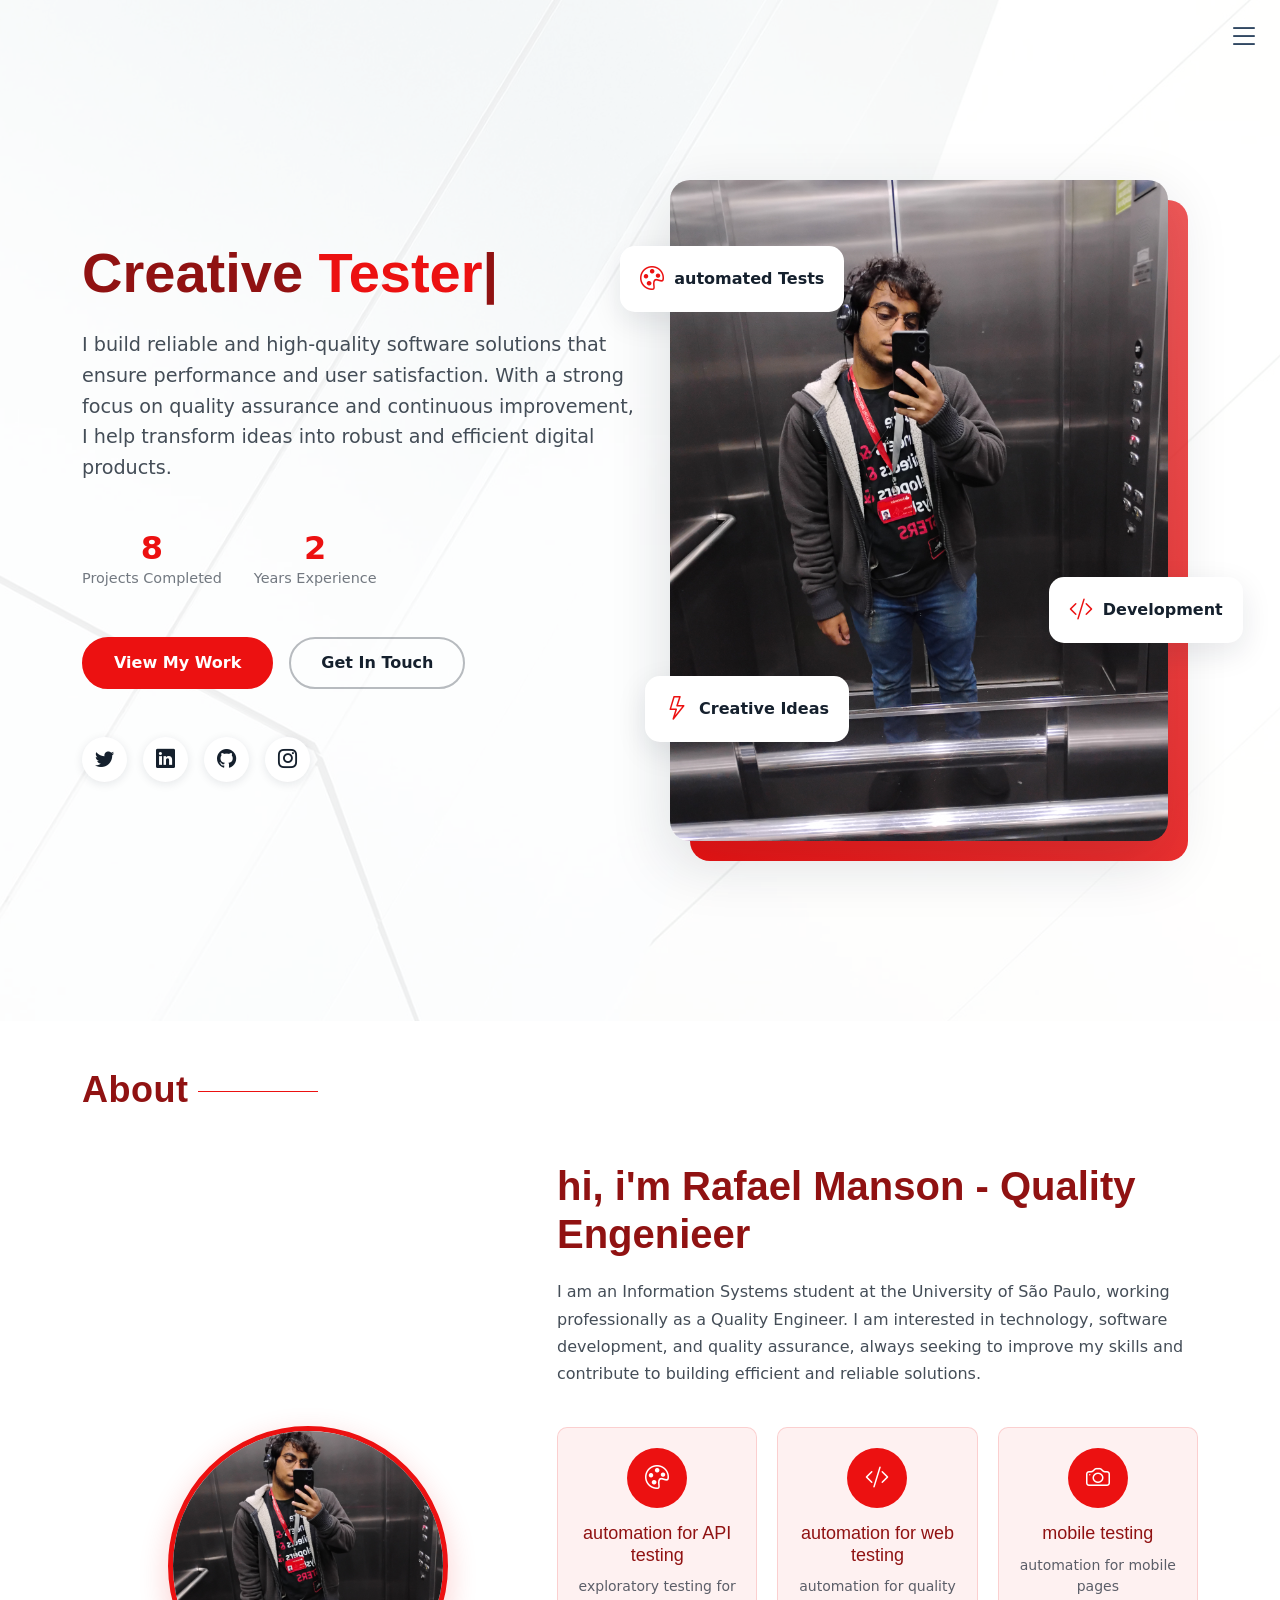
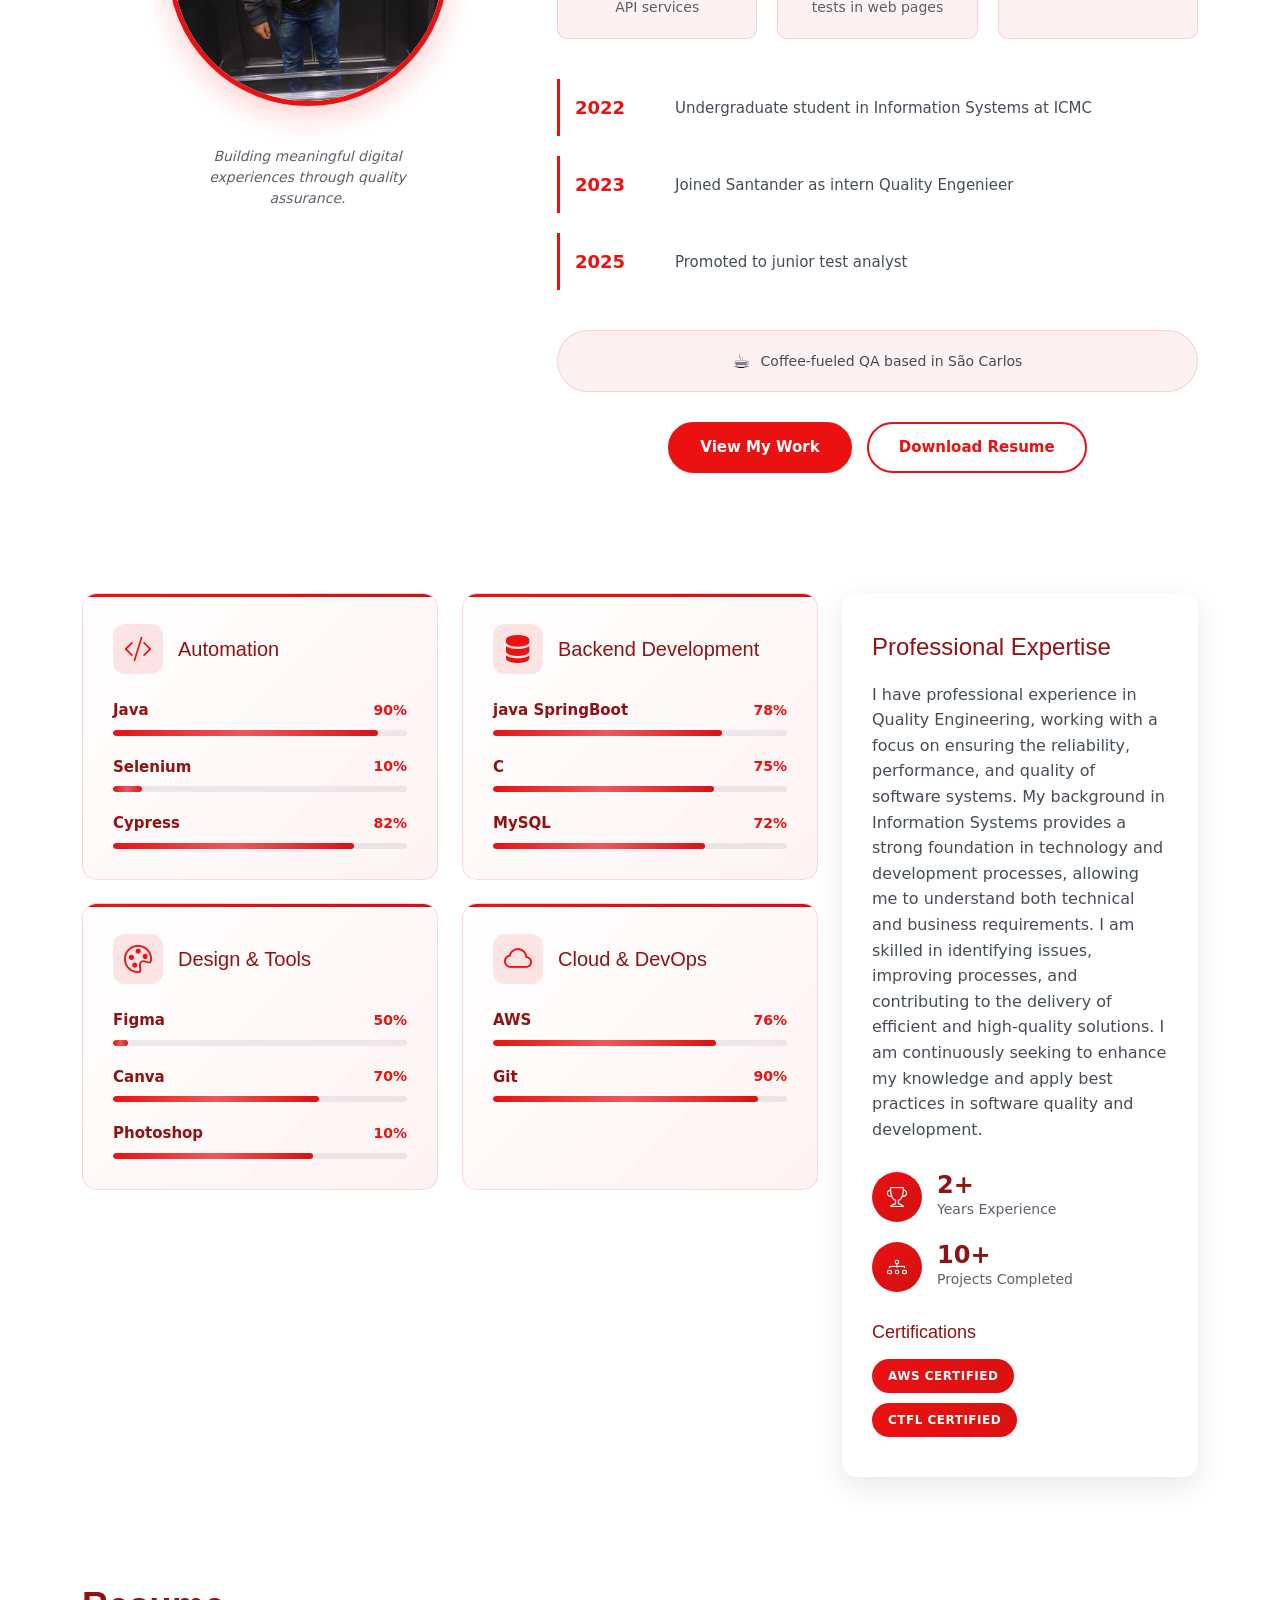
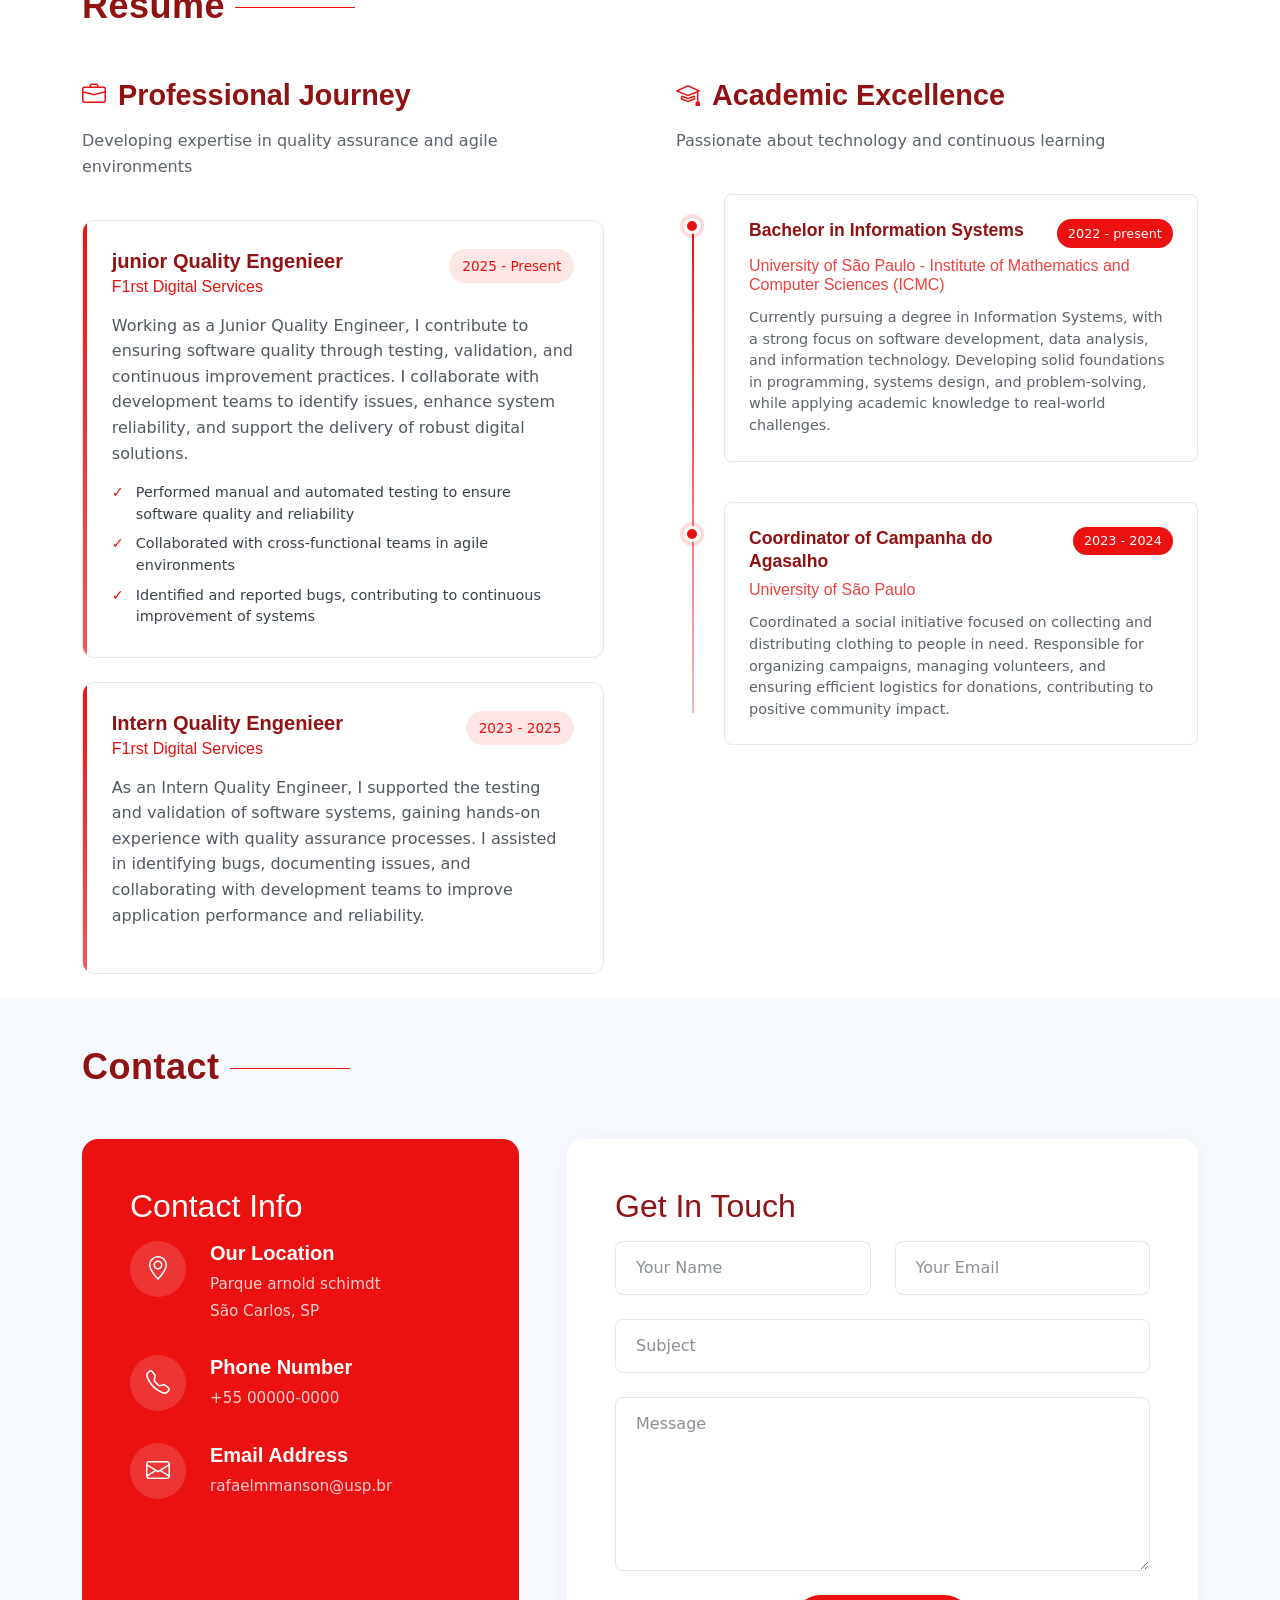
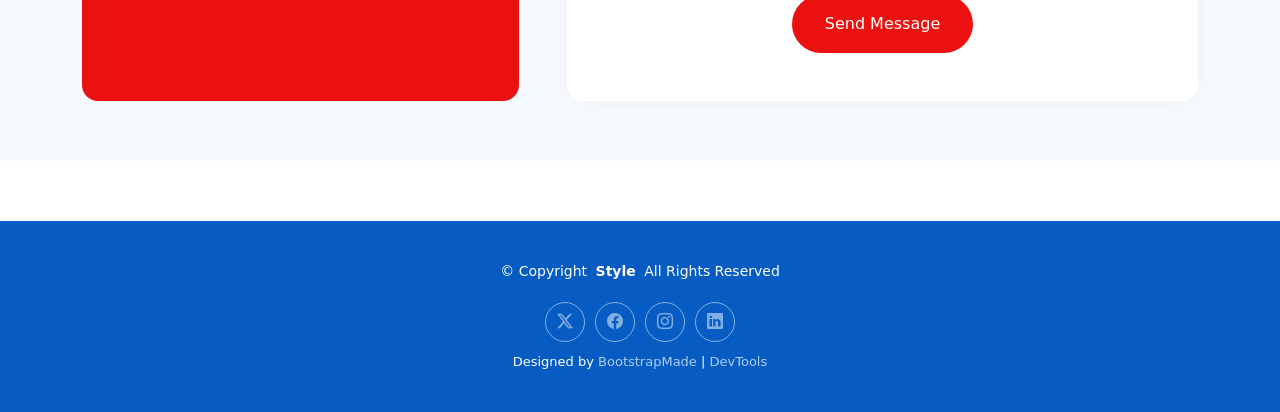
<file: docs/index.html>
<!DOCTYPE html>
<html lang="en">

<head>
  <meta charset="utf-8">
  <meta content="width=device-width, initial-scale=1.0" name="viewport">
  <title>Index - Style Bootstrap Template</title>
  <meta name="description" content="">
  <meta name="keywords" content="">

  <!-- Favicons -->
  <link href="img/favicon.png" rel="icon">
  <link href="img/apple-touch-icon.png" rel="apple-touch-icon">

  <!-- Fonts -->
  <link href="https://fonts.googleapis.com" rel="preconnect">
  <link href="https://fonts.gstatic.com" rel="preconnect" crossorigin>
  <link href="https://fonts.googleapis.com/css2?family=Roboto:ital,wght@0,100;0,300;0,400;0,500;0,700;0,900;1,100;1,300;1,400;1,500;1,700;1,900&family=Open+Sans:ital,wght@0,300;0,400;0,500;0,600;0,700;0,800;1,300;1,400;1,500;1,600;1,700;1,800&family=Quicksand:wght@300;400;500;600;700&display=swap" rel="stylesheet">

  <!-- Vendor CSS Files -->
  <link href="vendor/bootstrap/css/bootstrap.min.css" rel="stylesheet">
  <link href="vendor/bootstrap-icons/bootstrap-icons.css" rel="stylesheet">
  <link href="vendor/aos/aos.css" rel="stylesheet">
  <link href="vendor/glightbox/css/glightbox.min.css" rel="stylesheet">
  <link href="vendor/swiper/swiper-bundle.min.css" rel="stylesheet">

  <!-- Main CSS File -->
  <link href="css/main.css" rel="stylesheet">

  <!-- =======================================================
  * Template Name: Style
  * Template URL: https://bootstrapmade.com/style-bootstrap-portfolio-template/
  * Updated: Jul 02 2025 with Bootstrap v5.3.7
  * Author: BootstrapMade.com
  * License: https://bootstrapmade.com/license/
  ======================================================== -->
</head>

<body class="index-page">

  <header id="header" class="header d-flex align-items-center fixed-top">
    <div class="container-fluid position-relative d-flex align-items-center justify-content-between">

      <a href="index.html" class="logo d-flex align-items-center">
        <!-- Uncomment the line below if you also wish to use an image logo -->
        <!-- <img src="img/logo.webp" alt=""> -->
        <!-- Uncomment the line below if you also wish to use an text logo -->
        <!-- <h1 class="sitename">Style</h1>  -->
      </a>

      <nav id="navmenu" class="navmenu">

        <div class="profile-img">
          <img src="img/profile/avatar-signature.png" alt="" class="img-fluid rounded-circle">
        </div>

        <a href="index.html" class="logo d-flex align-items-center justify-content-center active">
          <!-- Uncomment the line below if you also wish to use an image logo -->
          <!-- <img src="img/logo.webp" alt=""> -->
          <h1 class="sitename">Rafael Manson</h1>
        </a>

        <div class="social-links text-center">
          <a href="https://github.com/SrMansonDev" target="_blank">
                  <i class="bi bi-github"></i>
                </a>
          <a href="https://www.linkedin.com/in/rafael-meris-manson-a73692279" target="_blank">
            <i class="bi bi-linkedin"></i>
          </a>
        </div>

        <ul>
          <li><a href="#hero">Home</a></li>
          <li><a href="#about">About</a></li>
          <li><a href="#resume">Resume</a></li>
          <li><a href="#contact">Contact</a></li>
        </ul>
        <i class="mobile-nav-toggle d-xl-none bi bi-list"></i>
      </nav>

    </div>
  </header>

  <main class="main">

    <!-- Hero Section -->
    <section id="hero" class="hero section">

      <div class="container">
        <div class="row g-0 align-items-center">

          <div class="col-lg-6 hero-content" data-aos="fade-right" data-aos-delay="100">
            <div class="content-wrapper">
              <h1 class="hero-title">Creative <span class="typed" data-typed-items="Tester, Developer, Freelancer"></span></h1>
              <p class="lead">I build reliable and high-quality software solutions that ensure performance and user satisfaction. With a strong focus on quality assurance and continuous improvement, I help transform ideas into robust and efficient digital products.</p>
              <div class="hero-stats" data-aos="fade-up" data-aos-delay="200">
                <div class="stat-item">
                  <span class="purecounter" data-purecounter-start="0" data-purecounter-end="10" data-purecounter-duration="2">0</span>
                  <span class="stat-label">Projects Completed</span>
                </div>
                <div class="stat-item">
                  <span class="purecounter" data-purecounter-start="0" data-purecounter-end="3" data-purecounter-duration="2">0</span>
                  <span class="stat-label">Years Experience</span>
                </div>
              </div>

              <div class="hero-actions" data-aos="fade-up" data-aos-delay="300">
                <a href="#portfolio" class="btn btn-primary">View My Work</a>
                <a href="#contact" class="btn btn-outline">Get In Touch</a>
              </div>

              <div class="social-links" data-aos="fade-up" data-aos-delay="400">
                <a href="#"><i class="bi bi-twitter"></i></a>
                <a href="https://www.linkedin.com/in/rafael-meris-manson-a73692279" target="_blank">
                  <i class="bi bi-linkedin"></i>
                </a>
                <a href="https://github.com/SrMansonDev" target="_blank">
                  <i class="bi bi-github"></i>
                </a>
                <a href="#"><i class="bi bi-instagram"></i></a>
              </div>
            </div>
          </div>

          <div class="col-lg-6 hero-image" data-aos="fade-left" data-aos-delay="200">
            <div class="image-container">
              <div class="floating-elements">
                <div class="floating-card card-1" data-aos="zoom-in" data-aos-delay="300">
                  <i class="bi bi-palette"></i>
                  <span>automated Tests</span>
                </div>
                <div class="floating-card card-2" data-aos="zoom-in" data-aos-delay="400">
                  <i class="bi bi-code-slash"></i>
                  <span>Development</span>
                </div>
                <div class="floating-card card-3" data-aos="zoom-in" data-aos-delay="500">
                  <i class="bi bi-lightning"></i>
                  <span>Creative Ideas</span>
                </div>
              </div>
              <img src="img/profile/Imagem_avatar_perfil.jpg" alt="Portfolio Hero" class="img-fluid hero-main-image">
              <div class="image-overlay"></div>
            </div>
          </div>

        </div>
      </div>

    </section><!-- /Hero Section -->

    <!-- About Section -->
    <section id="about" class="about section">

      <!-- Section Title -->
      <div class="container section-title">
        <h2>About</h2>
      </div><!-- End Section Title -->

      <div class="container" data-aos="fade-up" data-aos-delay="100">

        <div class="row align-items-center">

          <div class="col-lg-5" data-aos="fade-right" data-aos-delay="200">
            <div class="profile-image-wrapper">
              <div class="profile-image">
                <img src="img/profile/Imagem_avatar_perfil.jpg" alt="Profile" class="img-fluid">
              </div>
              <div class="signature-section">
                <p class="quote">Building meaningful digital experiences through quality assurance.</p>
              </div>
            </div>
          </div>

          <div class="col-lg-7" data-aos="fade-left" data-aos-delay="300">
            <div class="about-content">
              <div class="intro">
                <h2>hi, i'm Rafael Manson - Quality Engenieer</h2>
                <p>I am an Information Systems student at the University of São Paulo, working professionally as a Quality Engineer. I am interested in technology, software development, and quality assurance, always seeking to improve my skills and contribute to building efficient and reliable solutions.</p>
              </div>

              <div class="skills-grid">
                <div class="skill-item" data-aos="zoom-in" data-aos-delay="400">
                  <div class="skill-icon">
                    <i class="bi bi-palette"></i>
                  </div>
                  <h4>automation for API testing</h4>
                  <p>exploratory testing for API services</p>
                </div>
                <div class="skill-item" data-aos="zoom-in" data-aos-delay="450">
                  <div class="skill-icon">
                    <i class="bi bi-code-slash"></i>
                  </div>
                  <h4>automation for web testing</h4>
                  <p>automation for quality tests in web pages</p>
                </div>
                <div class="skill-item" data-aos="zoom-in" data-aos-delay="500">
                  <div class="skill-icon">
                    <i class="bi bi-camera"></i>
                  </div>
                  <h4>mobile testing</h4>
                  <p>automation for mobile pages</p>
                </div>
              </div>

              <div class="journey-timeline" data-aos="fade-up" data-aos-delay="300">
                <div class="timeline-item">
                  <div class="year">2022</div>
                  <div class="description">Undergraduate student in Information Systems at ICMC</div>
                </div>
                <div class="timeline-item">
                  <div class="year">2023</div>
                  <div class="description">Joined Santander as intern Quality Engenieer</div>
                </div>
                <div class="timeline-item">
                  <div class="year">2025</div>
                  <div class="description">Promoted to junior test analyst</div>
                </div>
              </div>

              <div class="cta-section" data-aos="fade-up" data-aos-delay="400">
                <div class="fun-fact">
                  <span class="emoji">☕</span>
                  <span class="text">Coffee-fueled QA based in São Carlos</span>
                </div>
                <div class="action-buttons">
                  <a href="#portfolio" class="btn btn-primary">View My Work</a>
                  <a href="#" class="btn btn-outline">Download Resume</a>
                </div>
              </div>

            </div>
          </div>

        </div>

      </div>

    </section><!-- /About Section -->

    <!-- Skills Section -->
    <section id="skills" class="skills section">

      <div class="container" data-aos="fade-up" data-aos-delay="100">

        <div class="row">
          <div class="col-lg-8">
            <div class="skills-grid">
              <div class="row g-4">
                <div class="col-md-6" data-aos="flip-left" data-aos-delay="200">
                  <div class="skill-card">
                    <div class="skill-header">
                      <i class="bi bi-code-slash"></i>
                      <h3>Automation</h3>
                    </div>
                    <div class="skills-animation">
                      <div class="skill-item">
                        <div class="skill-info">
                          <span class="skill-name">Java</span>
                          <span class="skill-percentage">90%</span>
                        </div>
                        <div class="skill-bar progress">
                          <div class="progress-bar" role="progressbar" aria-valuenow="90" aria-valuemin="0" aria-valuemax="100"></div>
                        </div>
                      </div>

                      <div class="skill-item">
                        <div class="skill-info">
                          <span class="skill-name">Selenium</span>
                          <span class="skill-percentage">10%</span>
                        </div>
                        <div class="skill-bar progress">
                          <div class="progress-bar" role="progressbar" aria-valuenow="10" aria-valuemin="0" aria-valuemax="100"></div>
                        </div>
                      </div>

                      <div class="skill-item">
                        <div class="skill-info">
                          <span class="skill-name">Cypress</span>
                          <span class="skill-percentage">82%</span>
                        </div>
                        <div class="skill-bar progress">
                          <div class="progress-bar" role="progressbar" aria-valuenow="82" aria-valuemin="0" aria-valuemax="100"></div>
                        </div>
                      </div>
                    </div>
                  </div><!-- End Frontend Card -->
                </div>

                <div class="col-md-6" data-aos="flip-left" data-aos-delay="300">
                  <div class="skill-card">
                    <div class="skill-header">
                      <i class="bi bi-server"></i>
                      <h3>Backend Development</h3>
                    </div>
                    <div class="skills-animation">
                      <div class="skill-item">
                        <div class="skill-info">
                          <span class="skill-name">java SpringBoot</span>
                          <span class="skill-percentage">78%</span>
                        </div>
                        <div class="skill-bar progress">
                          <div class="progress-bar" role="progressbar" aria-valuenow="78" aria-valuemin="0" aria-valuemax="100"></div>
                        </div>
                      </div>

                      <div class="skill-item">
                        <div class="skill-info">
                          <span class="skill-name">C</span>
                          <span class="skill-percentage">75%</span>
                        </div>
                        <div class="skill-bar progress">
                          <div class="progress-bar" role="progressbar" aria-valuenow="75" aria-valuemin="0" aria-valuemax="100"></div>
                        </div>
                      </div>

                      <div class="skill-item">
                        <div class="skill-info">
                          <span class="skill-name">MySQL</span>
                          <span class="skill-percentage">72%</span>
                        </div>
                        <div class="skill-bar progress">
                          <div class="progress-bar" role="progressbar" aria-valuenow="72" aria-valuemin="0" aria-valuemax="100"></div>
                        </div>
                      </div>
                    </div>
                  </div><!-- End Backend Card -->
                </div>

                <div class="col-md-6" data-aos="flip-left" data-aos-delay="400">
                  <div class="skill-card">
                    <div class="skill-header">
                      <i class="bi bi-palette"></i>
                      <h3>Design &amp; Tools</h3>
                    </div>
                    <div class="skills-animation">
                      <div class="skill-item">
                        <div class="skill-info">
                          <span class="skill-name">Figma</span>
                          <span class="skill-percentage">50%</span>
                        </div>
                        <div class="skill-bar progress">
                          <div class="progress-bar" role="progressbar" aria-valuenow="5" aria-valuemin="0" aria-valuemax="100"></div>
                        </div>
                      </div>

                      <div class="skill-item">
                        <div class="skill-info">
                          <span class="skill-name">Canva</span>
                          <span class="skill-percentage">70%</span>
                        </div>
                        <div class="skill-bar progress">
                          <div class="progress-bar" role="progressbar" aria-valuenow="70" aria-valuemin="0" aria-valuemax="100"></div>
                        </div>
                      </div>

                      <div class="skill-item">
                        <div class="skill-info">
                          <span class="skill-name">Photoshop</span>
                          <span class="skill-percentage">10%</span>
                        </div>
                        <div class="skill-bar progress">
                          <div class="progress-bar" role="progressbar" aria-valuenow="68" aria-valuemin="0" aria-valuemax="100"></div>
                        </div>
                      </div>
                    </div>
                  </div><!-- End Design Card -->
                </div>

                <div class="col-md-6" data-aos="flip-left" data-aos-delay="500">
                  <div class="skill-card">
                    <div class="skill-header">
                      <i class="bi bi-cloud"></i>
                      <h3>Cloud &amp; DevOps</h3>
                    </div>
                    <div class="skills-animation">
                      <div class="skill-item">
                        <div class="skill-info">
                          <span class="skill-name">AWS</span>
                          <span class="skill-percentage">76%</span>
                        </div>
                        <div class="skill-bar progress">
                          <div class="progress-bar" role="progressbar" aria-valuenow="76" aria-valuemin="0" aria-valuemax="100"></div>
                        </div>
                      </div>

                      <div class="skill-item">
                        <div class="skill-info">
                          <span class="skill-name">Git</span>
                          <span class="skill-percentage">90%</span>
                        </div>
                        <div class="skill-bar progress">
                          <div class="progress-bar" role="progressbar" aria-valuenow="90" aria-valuemin="0" aria-valuemax="100"></div>
                        </div>
                      </div>
                    </div>
                  </div><!-- End DevOps Card -->
                </div>
              </div>
            </div><!-- End Skills Grid -->
          </div>

          <div class="col-lg-4">
            <div class="skills-summary" data-aos="fade-left" data-aos-delay="200">
              <h3>Professional Expertise</h3>
              <p>I have professional experience in Quality Engineering, working with a focus on ensuring the reliability, performance, and quality of software systems. My background in Information Systems provides a strong foundation in technology and development processes, allowing me to understand both technical and business requirements. I am skilled in identifying issues, improving processes, and contributing to the delivery of efficient and high-quality solutions. I am continuously seeking to enhance my knowledge and apply best practices in software quality and development.</p>

              <div class="summary-stats">
                <div class="stat-item" data-aos="zoom-in" data-aos-delay="300">
                  <div class="stat-circle">
                    <i class="bi bi-trophy"></i>
                  </div>
                  <div class="stat-info">
                    <span class="stat-number">2+</span>
                    <span class="stat-label">Years Experience</span>
                  </div>
                </div>

                <div class="stat-item" data-aos="zoom-in" data-aos-delay="400">
                  <div class="stat-circle">
                    <i class="bi bi-diagram-3"></i>
                  </div>
                  <div class="stat-info">
                    <span class="stat-number">10+</span>
                    <span class="stat-label">Projects Completed</span>
                  </div>
                </div>
              </div>

              <div class="skills-badges" data-aos="fade-up" data-aos-delay="600">
                <h4>Certifications</h4>
                <div class="badge-list">
                  <div class="skill-badge">AWS Certified</div>
                  <div class="skill-badge">CTFL Certified</div>
                </div>
              </div>
            </div><!-- End Skills Summary -->
          </div>
        </div>

      </div>

    </section><!-- /Skills Section -->

    <!-- Resume Section -->
    <section id="resume" class="resume section">

      <!-- Section Title -->
      <div class="container section-title">
        <h2>Resume</h2>        
      </div><!-- End Section Title -->

      <div class="container" data-aos="fade-up" data-aos-delay="100">

        <div class="row">
          <div class="col-lg-6" data-aos="fade-right" data-aos-delay="200">
            <div class="experience-section">
              <div class="section-header">
                <h2><i class="bi bi-briefcase"></i> Professional Journey</h2>
                <p class="section-subtitle">Developing expertise in quality assurance and agile environments</p>
              </div>

              <div class="experience-cards">
                <div class="experience-card" data-aos="zoom-in" data-aos-delay="300">
                  <div class="card-header">
                    <div class="role-info">
                      <h3>junior Quality Engenieer</h3>
                      <h4>F1rst Digital Services</h4>
                    </div>
                    <span class="duration">2025 - Present</span>
                  </div>
                  <div class="card-body">
                    <p>Working as a Junior Quality Engineer, I contribute to ensuring software quality through testing, validation, and continuous improvement practices. I collaborate with development teams to identify issues, enhance system reliability, and support the delivery of robust digital solutions.</p>
                    <ul class="achievements">
                      <li>Performed manual and automated testing to ensure software quality and reliability</li>
                      <li>Collaborated with cross-functional teams in agile environments</li>
                      <li>Identified and reported bugs, contributing to continuous improvement of systems</li>
                    </ul>
                  </div>
                </div>

                <div class="experience-card" data-aos="zoom-in" data-aos-delay="400">
                  <div class="card-header">
                    <div class="role-info">
                      <h3>Intern Quality Engenieer</h3>
                      <h4>F1rst Digital Services</h4>
                    </div>
                    <span class="duration">2023 - 2025</span>
                  </div>
                  <div class="card-body">
                    <p>As an Intern Quality Engineer, I supported the testing and validation of software systems, gaining hands-on experience with quality assurance processes. I assisted in identifying bugs, documenting issues, and collaborating with development teams to improve application performance and reliability.</p>
                  </div>
                </div>
              </div>
            </div>
          </div>

          <div class="col-lg-6" data-aos="fade-left" data-aos-delay="200">
            <div class="education-section">
              <div class="section-header">
                <h2><i class="bi bi-mortarboard"></i> Academic Excellence</h2>
                <p class="section-subtitle">Passionate about technology and continuous learning</p>
              </div>

              <div class="education-timeline">
                <div class="timeline-track"></div>

      

                <div class="education-item" data-aos="slide-up" data-aos-delay="400">
                  <div class="timeline-marker"></div>
                  <div class="education-content">
                    <div class="degree-header">
                      <h3>Bachelor in Information Systems</h3>
                      <span class="year">2022 - present</span>
                    </div>
                    <h4 class="institution">University of São Paulo - Institute of Mathematics and Computer Sciences (ICMC)</h4>
                    <p>Currently pursuing a degree in Information Systems, with a strong focus on software development, data analysis, and information technology. Developing solid foundations in programming, systems design, and problem-solving, while applying academic knowledge to real-world challenges.</p>
                  </div>
                </div>

                <div class="education-item" data-aos="slide-up" data-aos-delay="400">
                  <div class="timeline-marker"></div>
                  <div class="education-content">
                    <div class="degree-header">
                      <h3>Coordinator of Campanha do Agasalho</h3>
                      <span class="year">2023 - 2024</span>
                    </div>
                    <h4 class="institution">University of São Paulo</h4>
                    <p>Coordinated a social initiative focused on collecting and distributing clothing to people in need. Responsible for organizing campaigns, managing volunteers, and ensuring efficient logistics for donations, contributing to positive community impact.</p>
                  </div>
                </div>
              </div>
            </div>
          </div>
        </div>

      </div>


    <!-- Contact Section -->
    <section id="contact" class="contact section light-background">

      <!-- Section Title -->
      <div class="container section-title">
        <h2>Contact</h2>
      </div><!-- End Section Title -->

      <div class="container" data-aos="fade-up" data-aos-delay="100">

        <div class="row g-4 g-lg-5">
          <div class="col-lg-5">
            <div class="info-box" data-aos="fade-up" data-aos-delay="200">
              <h3>Contact Info</h3>

              <div class="info-item" data-aos="fade-up" data-aos-delay="300">
                <div class="icon-box">
                  <i class="bi bi-geo-alt"></i>
                </div>
                <div class="content">
                  <h4>Our Location</h4>
                  <p>Parque arnold schimdt</p>
                  <p>São Carlos, SP</p>
                </div>
              </div>

              <div class="info-item" data-aos="fade-up" data-aos-delay="400">
                <div class="icon-box">
                  <i class="bi bi-telephone"></i>
                </div>
                <div class="content">
                  <h4>Phone Number</h4>
                  <p>+55 00000-0000</p>
                </div>
              </div>

              <div class="info-item" data-aos="fade-up" data-aos-delay="500">
                <div class="icon-box">
                  <i class="bi bi-envelope"></i>
                </div>
                <div class="content">
                  <h4>Email Address</h4>
                  <p>rafaelmmanson@usp.br</p>
                </div>
              </div>
            </div>
          </div>

          <div class="col-lg-7">
            <div class="contact-form" data-aos="fade-up" data-aos-delay="300">
              <h3>Get In Touch</h3>

              <form action="forms/contact.php" method="post" class="php-email-form" data-aos="fade-up" data-aos-delay="200">
                <div class="row gy-4">

                  <div class="col-md-6">
                    <input type="text" name="name" class="form-control" placeholder="Your Name" required="">
                  </div>

                  <div class="col-md-6 ">
                    <input type="email" class="form-control" name="email" placeholder="Your Email" required="">
                  </div>

                  <div class="col-12">
                    <input type="text" class="form-control" name="subject" placeholder="Subject" required="">
                  </div>

                  <div class="col-12">
                    <textarea class="form-control" name="message" rows="6" placeholder="Message" required=""></textarea>
                  </div>

                  <div class="col-12 text-center">
                    <div class="loading">Loading</div>
                    <div class="error-message"></div>
                    <div class="sent-message">Your message has been sent. Thank you!</div>

                    <button type="submit" class="btn">Send Message</button>
                  </div>

                </div>
              </form>

            </div>
          </div>

        </div>

      </div>

    </section><!-- /Contact Section -->

  </main>

  <footer id="footer" class="footer dark-background">

    <div class="container">
      <div class="copyright text-center ">
        <p>© <span>Copyright</span> <strong class="px-1 sitename">Style</strong> <span>All Rights Reserved</span></p>
      </div>
      <div class="social-links d-flex justify-content-center">
        <a href=""><i class="bi bi-twitter-x"></i></a>
        <a href=""><i class="bi bi-facebook"></i></a> 
        <a href=""><i class="bi bi-instagram"></i></a>
        <a href=""><i class="bi bi-linkedin"></i></a>
      </div>
      <div class="credits">
        <!-- All the links in the footer should remain intact. -->
        <!-- You can delete the links only if you've purchased the pro version. -->
        <!-- Licensing information: https://bootstrapmade.com/license/ -->
        <!-- Purchase the pro version with working PHP/AJAX contact form: [buy-url] -->
        Designed by <a href="https://bootstrapmade.com/">BootstrapMade</a> | <a href="https://bootstrapmade.com/tools/">DevTools</a>
      </div>
    </div>

  </footer>

  <!-- Scroll Top -->
  <a href="#" id="scroll-top" class="scroll-top d-flex align-items-center justify-content-center"><i class="bi bi-arrow-up-short"></i></a>

  <!-- Vendor JS Files -->
  <script src="vendor/bootstrap/js/bootstrap.bundle.min.js"></script>
  <script src="vendor/php-email-form/validate.js"></script>
  <script src="vendor/aos/aos.js"></script>
  <script src="vendor/purecounter/purecounter_vanilla.js"></script>
  <script src="vendor/typed.js/typed.umd.js"></script>
  <script src="vendor/waypoints/noframework.waypoints.js"></script>
  <script src="vendor/glightbox/js/glightbox.min.js"></script>
  <script src="vendor/imagesloaded/imagesloaded.pkgd.min.js"></script>
  <script src="vendor/isotope-layout/isotope.pkgd.min.js"></script>
  <script src="vendor/swiper/swiper-bundle.min.js"></script>

  <!-- Main JS File -->
  <script src="js/main.js"></script>

</body>

</html>
</file>
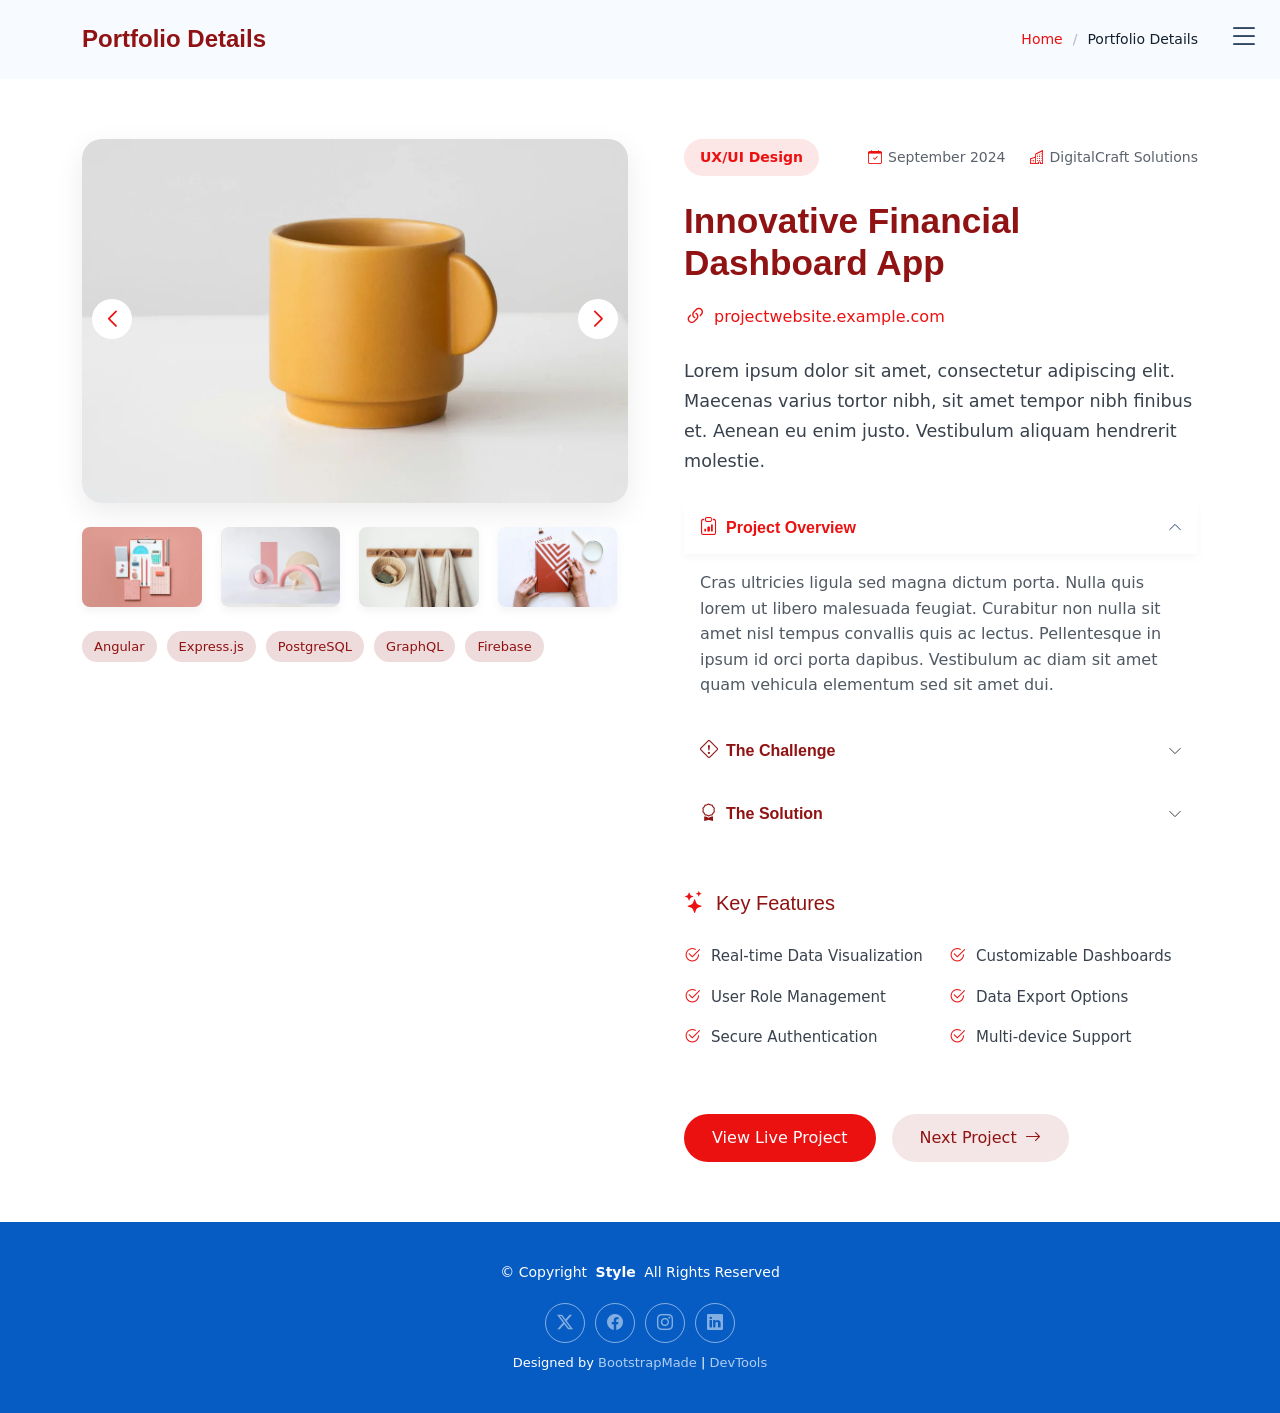
<file: docs/portfolio-details.html>
<!DOCTYPE html>
<html lang="en">

<head>
  <meta charset="utf-8">
  <meta content="width=device-width, initial-scale=1.0" name="viewport">
  <title>Portfolio Details - Style Bootstrap Template</title>
  <meta name="description" content="">
  <meta name="keywords" content="">

  <!-- Favicons -->
  <link href="img/favicon.png" rel="icon">
  <link href="img/apple-touch-icon.png" rel="apple-touch-icon">

  <!-- Fonts -->
  <link href="https://fonts.googleapis.com" rel="preconnect">
  <link href="https://fonts.gstatic.com" rel="preconnect" crossorigin>
  <link href="https://fonts.googleapis.com/css2?family=Roboto:ital,wght@0,100;0,300;0,400;0,500;0,700;0,900;1,100;1,300;1,400;1,500;1,700;1,900&family=Open+Sans:ital,wght@0,300;0,400;0,500;0,600;0,700;0,800;1,300;1,400;1,500;1,600;1,700;1,800&family=Quicksand:wght@300;400;500;600;700&display=swap" rel="stylesheet">

  <!-- Vendor CSS Files -->
  <link href="vendor/bootstrap/css/bootstrap.min.css" rel="stylesheet">
  <link href="vendor/bootstrap-icons/bootstrap-icons.css" rel="stylesheet">
  <link href="vendor/aos/aos.css" rel="stylesheet">
  <link href="vendor/glightbox/css/glightbox.min.css" rel="stylesheet">
  <link href="vendor/swiper/swiper-bundle.min.css" rel="stylesheet">

  <!-- Main CSS File -->
  <link href="css/main.css" rel="stylesheet">

  <!-- =======================================================
  * Template Name: Style
  * Template URL: https://bootstrapmade.com/style-bootstrap-portfolio-template/
  * Updated: Jul 02 2025 with Bootstrap v5.3.7
  * Author: BootstrapMade.com
  * License: https://bootstrapmade.com/license/
  ======================================================== -->
</head>

<body class="portfolio-details-page">

  <header id="header" class="header d-flex align-items-center fixed-top">
    <div class="container-fluid position-relative d-flex align-items-center justify-content-between">

      <a href="index.html" class="logo d-flex align-items-center">
        <!-- Uncomment the line below if you also wish to use an image logo -->
        <!-- <img src="img/logo.webp" alt=""> -->
        <!-- Uncomment the line below if you also wish to use an text logo -->
        <!-- <h1 class="sitename">Style</h1>  -->
      </a>

      <nav id="navmenu" class="navmenu">

        <div class="profile-img">
          <img src="img/profile/profile-square-1.webp" alt="" class="img-fluid rounded-circle">
        </div>

        <a href="index.html" class="logo d-flex align-items-center justify-content-center">
          <!-- Uncomment the line below if you also wish to use an image logo -->
          <!-- <img src="img/logo.webp" alt=""> -->
          <h1 class="sitename">Alex Smith</h1>
        </a>

        <div class="social-links text-center">
          <a href="#" class="twitter"><i class="bi bi-twitter-x"></i></a>
          <a href="#" class="facebook"><i class="bi bi-facebook"></i></a>
          <a href="#" class="instagram"><i class="bi bi-instagram"></i></a>
          <a href="#" class="google-plus"><i class="bi bi-skype"></i></a>
          <a href="#" class="linkedin"><i class="bi bi-linkedin"></i></a>
        </div>

        <ul>
          <li><a href="#hero">Home</a></li>
          <li><a href="#about">About</a></li>
          <li><a href="#resume">Resume</a></li>
          <li><a href="#portfolio">Portfolio</a></li>
          <li><a href="#services">Services</a></li>
          <li class="dropdown"><a href="#"><span>Dropdown</span> <i class="bi bi-chevron-down toggle-dropdown"></i></a>
            <ul>
              <li><a href="#">Dropdown 1</a></li>
              <li class="dropdown"><a href="#"><span>Deep Dropdown</span> <i class="bi bi-chevron-down toggle-dropdown"></i></a>
                <ul>
                  <li><a href="#">Deep Dropdown 1</a></li>
                  <li><a href="#">Deep Dropdown 2</a></li>
                  <li><a href="#">Deep Dropdown 3</a></li>
                  <li><a href="#">Deep Dropdown 4</a></li>
                  <li><a href="#">Deep Dropdown 5</a></li>
                </ul>
              </li>
              <li><a href="#">Dropdown 2</a></li>
              <li><a href="#">Dropdown 3</a></li>
              <li><a href="#">Dropdown 4</a></li>
            </ul>
          </li>
          <li><a href="#contact">Contact</a></li>
        </ul>
        <i class="mobile-nav-toggle d-xl-none bi bi-list"></i>
      </nav>

    </div>
  </header>

  <main class="main">

    <!-- Page Title -->
    <div class="page-title light-background">
      <div class="container d-lg-flex justify-content-between align-items-center">
        <h1 class="mb-2 mb-lg-0">Portfolio Details</h1>
        <nav class="breadcrumbs">
          <ol>
            <li><a href="index.html">Home</a></li>
            <li class="current">Portfolio Details</li>
          </ol>
        </nav>
      </div>
    </div><!-- End Page Title -->

    <!-- Portfolio Details Section -->
    <section id="portfolio-details" class="portfolio-details section">

      <div class="container" data-aos="fade-up" data-aos-delay="100">

        <div class="row gy-4">
          <div class="col-lg-6" data-aos="fade-right">
            <div class="portfolio-details-media">
              <div class="main-image">
                <div class="portfolio-details-slider swiper init-swiper" data-aos="zoom-in">
                  <script type="application/json" class="swiper-config">
                    {
                      "loop": true,
                      "speed": 1000,
                      "autoplay": {
                        "delay": 6000
                      },
                      "effect": "creative",
                      "creativeEffect": {
                        "prev": {
                          "shadow": true,
                          "translate": [0, 0, -400]
                        },
                        "next": {
                          "translate": ["100%", 0, 0]
                        }
                      },
                      "slidesPerView": 1,
                      "navigation": {
                        "nextEl": ".swiper-button-next",
                        "prevEl": ".swiper-button-prev"
                      }
                    }
                  </script>
                  <div class="swiper-wrapper">
                    <div class="swiper-slide">
                      <img src="img/portfolio/portfolio-5.webp" alt="Portfolio Image" class="img-fluid">
                    </div>
                    <div class="swiper-slide">
                      <img src="img/portfolio/portfolio-7.webp" alt="Portfolio Image" class="img-fluid">
                    </div>
                    <div class="swiper-slide">
                      <img src="img/portfolio/portfolio-8.webp" alt="Portfolio Image" class="img-fluid">
                    </div>
                  </div>
                  <div class="swiper-button-prev"></div>
                  <div class="swiper-button-next"></div>
                </div>
              </div>

              <div class="thumbnail-grid" data-aos="fade-up" data-aos-delay="200">
                <div class="row g-2 mt-3">
                  <div class="col-3">
                    <img src="img/portfolio/portfolio-4.webp" alt="Gallery Image" class="img-fluid glightbox">
                  </div>
                  <div class="col-3">
                    <img src="img/portfolio/portfolio-6.webp" alt="Gallery Image" class="img-fluid glightbox">
                  </div>
                  <div class="col-3">
                    <img src="img/portfolio/portfolio-11.webp" alt="Gallery Image" class="img-fluid glightbox">
                  </div>
                  <div class="col-3">
                    <img src="img/portfolio/portfolio-12.webp" alt="Gallery Image" class="img-fluid glightbox">
                  </div>
                </div>
              </div>

              <div class="tech-stack-badges" data-aos="fade-up" data-aos-delay="300">
                <span>Angular</span>
                <span>Express.js</span>
                <span>PostgreSQL</span>
                <span>GraphQL</span>
                <span>Firebase</span>
              </div>
            </div>
          </div>

          <div class="col-lg-6" data-aos="fade-left">
            <div class="portfolio-details-content">
              <div class="project-meta">
                <div class="badge-wrapper">
                  <span class="project-badge">UX/UI Design</span>
                </div>
                <div class="date-client">
                  <div class="meta-item">
                    <i class="bi bi-calendar-check"></i>
                    <span>September 2024</span>
                  </div>
                  <div class="meta-item">
                    <i class="bi bi-buildings"></i>
                    <span>DigitalCraft Solutions</span>
                  </div>
                </div>
              </div>

              <h2 class="project-title">Innovative Financial Dashboard App</h2>

              <div class="project-website">
                <i class="bi bi-link-45deg"></i>
                <a href="#" target="_blank">projectwebsite.example.com</a>
              </div>

              <div class="project-overview">
                <p class="lead">
                  Lorem ipsum dolor sit amet, consectetur adipiscing elit. Maecenas varius tortor nibh, sit amet tempor nibh finibus et. Aenean eu enim justo. Vestibulum aliquam hendrerit molestie.
                </p>

                <div class="accordion project-accordion" id="portfolio-details-projectAccordion">
                  <div class="accordion-item" data-aos="fade-up">
                    <h2 class="accordion-header">
                      <button class="accordion-button" type="button" data-bs-toggle="collapse" data-bs-target="#portfolio-details-collapse-1" aria-expanded="true" aria-controls="collapseOne">
                        <i class="bi bi-clipboard-data me-2"></i> Project Overview
                      </button>
                    </h2>
                    <div id="portfolio-details-collapse-1" class="accordion-collapse collapse show" data-bs-parent="#portfolio-details-projectAccordion">
                      <div class="accordion-body">
                        <p>Cras ultricies ligula sed magna dictum porta. Nulla quis lorem ut libero malesuada feugiat. Curabitur non nulla sit amet nisl tempus convallis quis ac lectus. Pellentesque in ipsum id orci porta dapibus. Vestibulum ac diam sit amet quam vehicula elementum sed sit amet dui.</p>
                      </div>
                    </div>
                  </div>

                  <div class="accordion-item" data-aos="fade-up" data-aos-delay="100">
                    <h2 class="accordion-header">
                      <button class="accordion-button collapsed" type="button" data-bs-toggle="collapse" data-bs-target="#portfolio-details-collapse-2" aria-expanded="false" aria-controls="collapseTwo">
                        <i class="bi bi-exclamation-diamond me-2"></i> The Challenge
                      </button>
                    </h2>
                    <div id="portfolio-details-collapse-2" class="accordion-collapse collapse" data-bs-parent="#portfolio-details-projectAccordion">
                      <div class="accordion-body">
                        <p>Mauris blandit aliquet elit, eget tincidunt nibh pulvinar a. Vivamus suscipit tortor eget felis porttitor volutpat. Curabitur aliquet quam id dui posuere blandit. Praesent sapien massa, convallis a pellentesque nec, egestas non nisi. Sed porttitor lectus nibh.</p>
                      </div>
                    </div>
                  </div>

                  <div class="accordion-item" data-aos="fade-up" data-aos-delay="200">
                    <h2 class="accordion-header">
                      <button class="accordion-button collapsed" type="button" data-bs-toggle="collapse" data-bs-target="#portfolio-details-collapse-3" aria-expanded="false" aria-controls="collapseThree">
                        <i class="bi bi-award me-2"></i> The Solution
                      </button>
                    </h2>
                    <div id="portfolio-details-collapse-3" class="accordion-collapse collapse" data-bs-parent="#portfolio-details-projectAccordion">
                      <div class="accordion-body">
                        <p>Donec sollicitudin molestie malesuada. Curabitur arcu erat, accumsan id imperdiet et, porttitor at sem. Vestibulum ante ipsum primis in faucibus orci luctus et ultrices posuere cubilia Curae; Donec velit neque, auctor sit amet aliquam vel, ullamcorper sit amet ligula.</p>
                      </div>
                    </div>
                  </div>
                </div>
              </div>

              <div class="project-features" data-aos="fade-up" data-aos-delay="300">
                <h3><i class="bi bi-stars"></i> Key Features</h3>
                <div class="row g-3">
                  <div class="col-md-6">
                    <ul class="feature-list">
                      <li><i class="bi bi-check2-circle"></i> Real-time Data Visualization</li>
                      <li><i class="bi bi-check2-circle"></i> User Role Management</li>
                      <li><i class="bi bi-check2-circle"></i> Secure Authentication</li>
                    </ul>
                  </div>
                  <div class="col-md-6">
                    <ul class="feature-list">
                      <li><i class="bi bi-check2-circle"></i> Customizable Dashboards</li>
                      <li><i class="bi bi-check2-circle"></i> Data Export Options</li>
                      <li><i class="bi bi-check2-circle"></i> Multi-device Support</li>
                    </ul>
                  </div>
                </div>
              </div>

              <div class="cta-buttons" data-aos="fade-up" data-aos-delay="400">
                <a href="#" class="btn-view-project">View Live Project</a>
                <a href="#" class="btn-next-project">Next Project <i class="bi bi-arrow-right"></i></a>
              </div>
            </div>
          </div>
        </div>

      </div>

    </section><!-- /Portfolio Details Section -->

  </main>

  <footer id="footer" class="footer dark-background">

    <div class="container">
      <div class="copyright text-center ">
        <p>© <span>Copyright</span> <strong class="px-1 sitename">Style</strong> <span>All Rights Reserved</span></p>
      </div>
      <div class="social-links d-flex justify-content-center">
        <a href=""><i class="bi bi-twitter-x"></i></a>
        <a href=""><i class="bi bi-facebook"></i></a>
        <a href=""><i class="bi bi-instagram"></i></a>
        <a href=""><i class="bi bi-linkedin"></i></a>
      </div>
      <div class="credits">
        <!-- All the links in the footer should remain intact. -->
        <!-- You can delete the links only if you've purchased the pro version. -->
        <!-- Licensing information: https://bootstrapmade.com/license/ -->
        <!-- Purchase the pro version with working PHP/AJAX contact form: [buy-url] -->
        Designed by <a href="https://bootstrapmade.com/">BootstrapMade</a> | <a href="https://bootstrapmade.com/tools/">DevTools</a>
      </div>
    </div>

  </footer>

  <!-- Scroll Top -->
  <a href="#" id="scroll-top" class="scroll-top d-flex align-items-center justify-content-center"><i class="bi bi-arrow-up-short"></i></a>

  <!-- Vendor JS Files -->
  <script src="vendor/bootstrap/js/bootstrap.bundle.min.js"></script>
  <script src="vendor/php-email-form/validate.js"></script>
  <script src="vendor/aos/aos.js"></script>
  <script src="vendor/purecounter/purecounter_vanilla.js"></script>
  <script src="vendor/typed.js/typed.umd.js"></script>
  <script src="vendor/waypoints/noframework.waypoints.js"></script>
  <script src="vendor/glightbox/js/glightbox.min.js"></script>
  <script src="vendor/imagesloaded/imagesloaded.pkgd.min.js"></script>
  <script src="vendor/isotope-layout/isotope.pkgd.min.js"></script>
  <script src="vendor/swiper/swiper-bundle.min.js"></script>

  <!-- Main JS File -->
  <script src="js/main.js"></script>

</body>

</html>
</file>
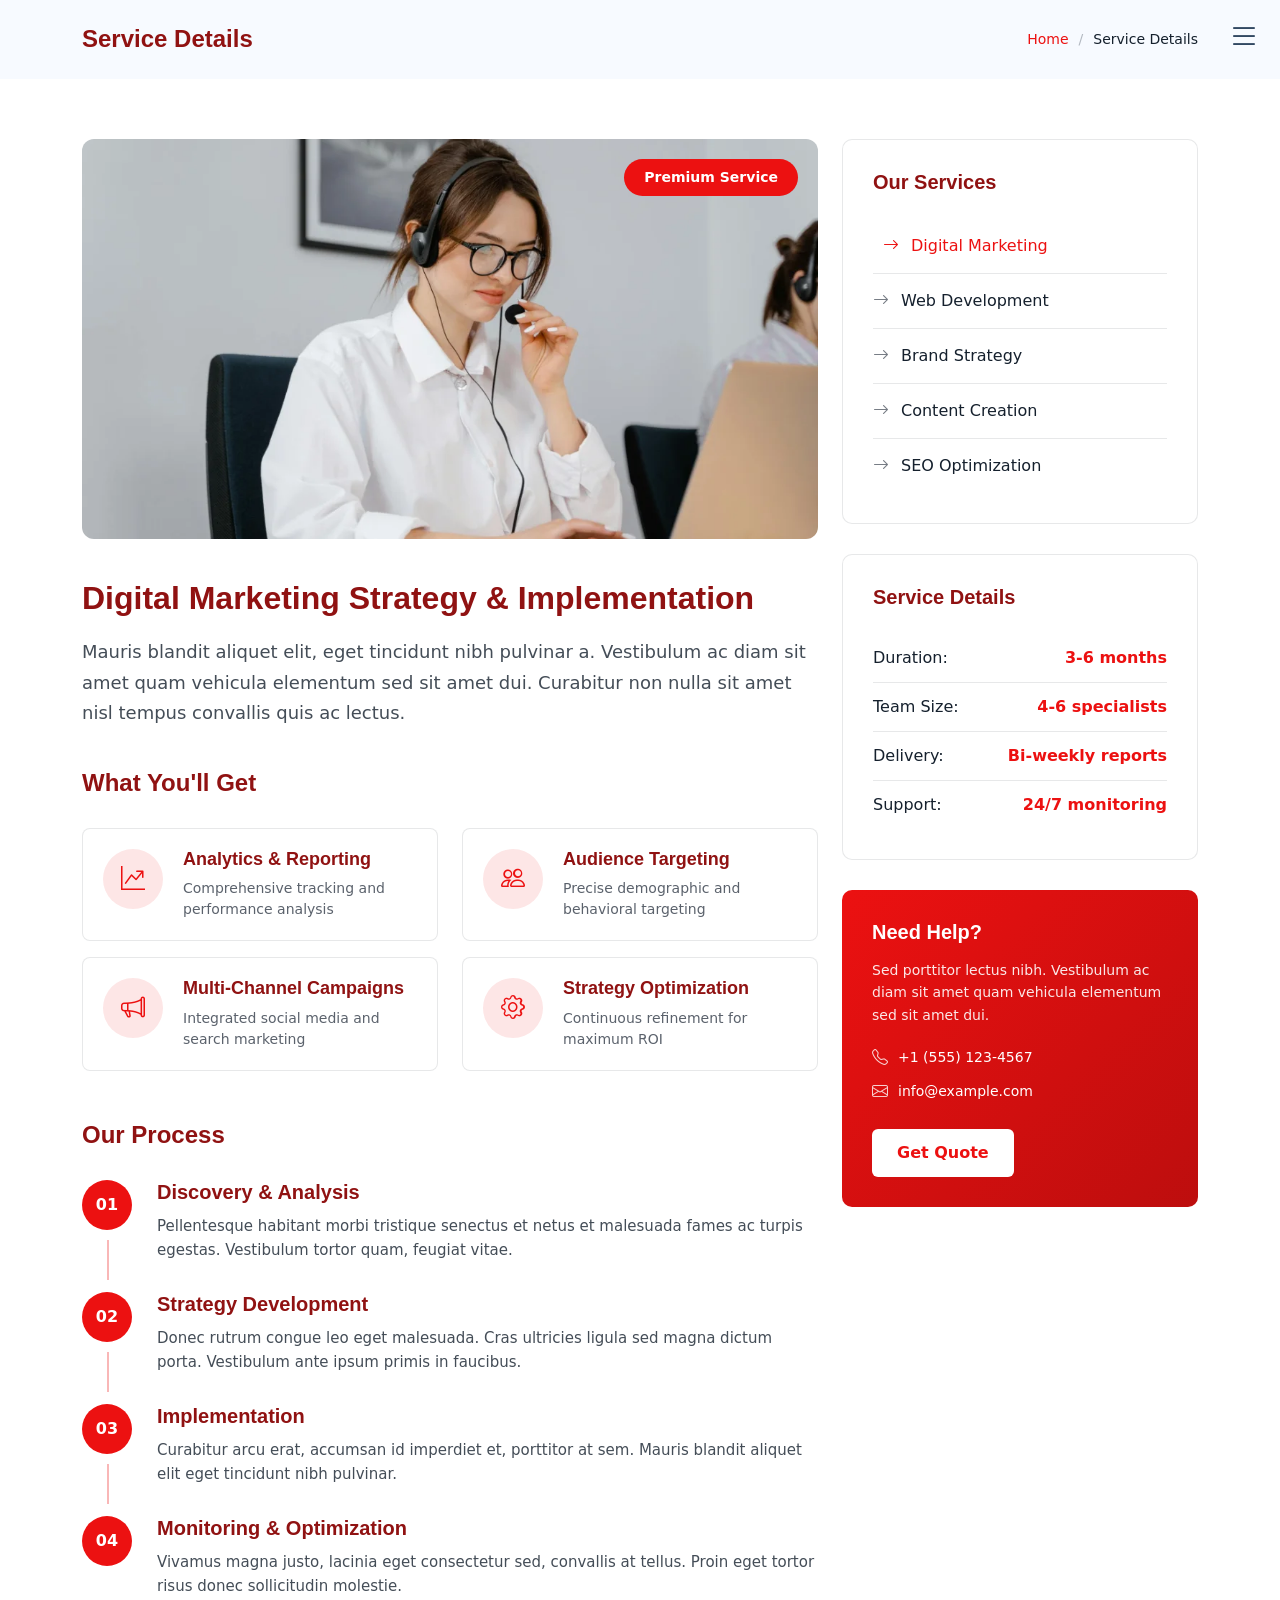
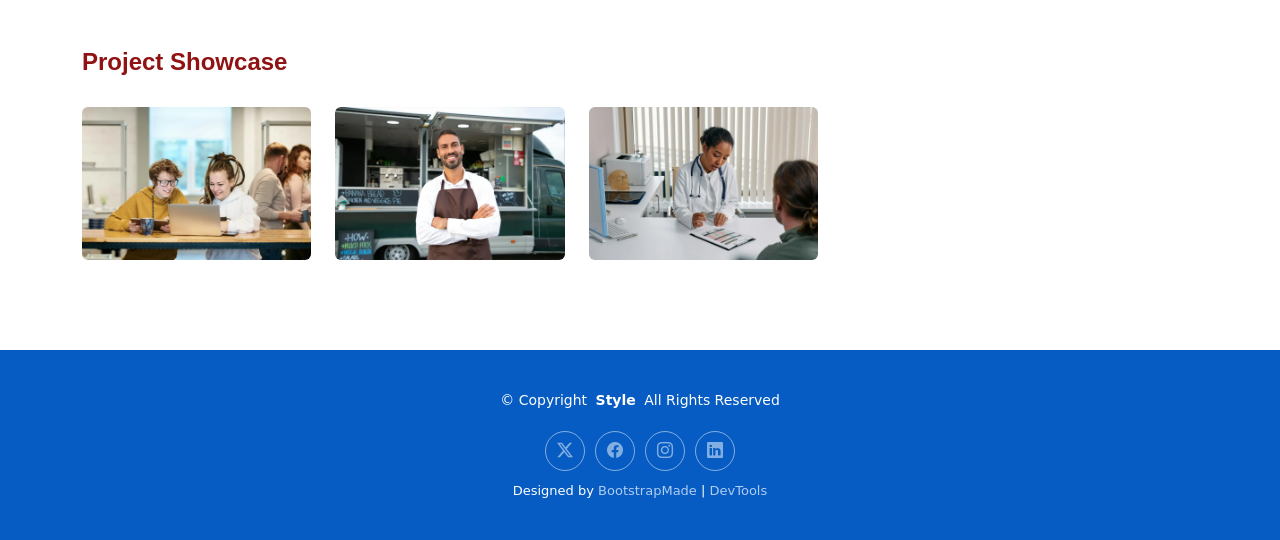
<file: docs/service-details.html>
<!DOCTYPE html>
<html lang="en">

<head>
  <meta charset="utf-8">
  <meta content="width=device-width, initial-scale=1.0" name="viewport">
  <title>Service Details - Style Bootstrap Template</title>
  <meta name="description" content="">
  <meta name="keywords" content="">

  <!-- Favicons -->
  <link href="img/favicon.png" rel="icon">
  <link href="img/apple-touch-icon.png" rel="apple-touch-icon">

  <!-- Fonts -->
  <link href="https://fonts.googleapis.com" rel="preconnect">
  <link href="https://fonts.gstatic.com" rel="preconnect" crossorigin>
  <link href="https://fonts.googleapis.com/css2?family=Roboto:ital,wght@0,100;0,300;0,400;0,500;0,700;0,900;1,100;1,300;1,400;1,500;1,700;1,900&family=Open+Sans:ital,wght@0,300;0,400;0,500;0,600;0,700;0,800;1,300;1,400;1,500;1,600;1,700;1,800&family=Quicksand:wght@300;400;500;600;700&display=swap" rel="stylesheet">

  <!-- Vendor CSS Files -->
  <link href="vendor/bootstrap/css/bootstrap.min.css" rel="stylesheet">
  <link href="vendor/bootstrap-icons/bootstrap-icons.css" rel="stylesheet">
  <link href="vendor/aos/aos.css" rel="stylesheet">
  <link href="vendor/glightbox/css/glightbox.min.css" rel="stylesheet">
  <link href="vendor/swiper/swiper-bundle.min.css" rel="stylesheet">

  <!-- Main CSS File -->
  <link href="css/main.css" rel="stylesheet">

  <!-- =======================================================
  * Template Name: Style
  * Template URL: https://bootstrapmade.com/style-bootstrap-portfolio-template/
  * Updated: Jul 02 2025 with Bootstrap v5.3.7
  * Author: BootstrapMade.com
  * License: https://bootstrapmade.com/license/
  ======================================================== -->
</head>

<body class="service-details-page">

  <header id="header" class="header d-flex align-items-center fixed-top">
    <div class="container-fluid position-relative d-flex align-items-center justify-content-between">

      <a href="index.html" class="logo d-flex align-items-center">
        <!-- Uncomment the line below if you also wish to use an image logo -->
        <!-- <img src="img/logo.webp" alt=""> -->
        <!-- Uncomment the line below if you also wish to use an text logo -->
        <!-- <h1 class="sitename">Style</h1>  -->
      </a>

      <nav id="navmenu" class="navmenu">

        <div class="profile-img">
          <img src="img/profile/profile-square-1.webp" alt="" class="img-fluid rounded-circle">
        </div>

        <a href="index.html" class="logo d-flex align-items-center justify-content-center">
          <!-- Uncomment the line below if you also wish to use an image logo -->
          <!-- <img src="img/logo.webp" alt=""> -->
          <h1 class="sitename">Alex Smith</h1>
        </a>

        <div class="social-links text-center">
          <a href="#" class="twitter"><i class="bi bi-twitter-x"></i></a>
          <a href="#" class="facebook"><i class="bi bi-facebook"></i></a>
          <a href="#" class="instagram"><i class="bi bi-instagram"></i></a>
          <a href="#" class="google-plus"><i class="bi bi-skype"></i></a>
          <a href="#" class="linkedin"><i class="bi bi-linkedin"></i></a>
        </div>

        <ul>
          <li><a href="#hero">Home</a></li>
          <li><a href="#about">About</a></li>
          <li><a href="#resume">Resume</a></li>
          <li><a href="#portfolio">Portfolio</a></li>
          <li><a href="#services">Services</a></li>
          <li class="dropdown"><a href="#"><span>Dropdown</span> <i class="bi bi-chevron-down toggle-dropdown"></i></a>
            <ul>
              <li><a href="#">Dropdown 1</a></li>
              <li class="dropdown"><a href="#"><span>Deep Dropdown</span> <i class="bi bi-chevron-down toggle-dropdown"></i></a>
                <ul>
                  <li><a href="#">Deep Dropdown 1</a></li>
                  <li><a href="#">Deep Dropdown 2</a></li>
                  <li><a href="#">Deep Dropdown 3</a></li>
                  <li><a href="#">Deep Dropdown 4</a></li>
                  <li><a href="#">Deep Dropdown 5</a></li>
                </ul>
              </li>
              <li><a href="#">Dropdown 2</a></li>
              <li><a href="#">Dropdown 3</a></li>
              <li><a href="#">Dropdown 4</a></li>
            </ul>
          </li>
          <li><a href="#contact">Contact</a></li>
        </ul>
        <i class="mobile-nav-toggle d-xl-none bi bi-list"></i>
      </nav>

    </div>
  </header>

  <main class="main">

    <!-- Page Title -->
    <div class="page-title light-background">
      <div class="container d-lg-flex justify-content-between align-items-center">
        <h1 class="mb-2 mb-lg-0">Service Details</h1>
        <nav class="breadcrumbs">
          <ol>
            <li><a href="index.html">Home</a></li>
            <li class="current">Service Details</li>
          </ol>
        </nav>
      </div>
    </div><!-- End Page Title -->

    <!-- Service Details Section -->
    <section id="service-details" class="service-details section">

      <div class="container" data-aos="fade-up" data-aos-delay="100">

        <div class="row gy-5">

          <div class="col-lg-8" data-aos="fade-up" data-aos-delay="200">
            <div class="service-hero">
              <img src="img/services/services-7.webp" alt="" class="img-fluid">
              <div class="service-badge">
                <span>Premium Service</span>
              </div>
            </div>

            <div class="service-content">
              <div class="service-header">
                <h2>Digital Marketing Strategy &amp; Implementation</h2>
                <p class="service-intro">Mauris blandit aliquet elit, eget tincidunt nibh pulvinar a. Vestibulum ac diam sit amet quam vehicula elementum sed sit amet dui. Curabitur non nulla sit amet nisl tempus convallis quis ac lectus.</p>
              </div>

              <div class="service-features">
                <h4>What You'll Get</h4>
                <div class="row gy-3">
                  <div class="col-md-6">
                    <div class="feature-item">
                      <div class="feature-icon">
                        <i class="bi bi-graph-up-arrow"></i>
                      </div>
                      <div class="feature-content">
                        <h5>Analytics &amp; Reporting</h5>
                        <p>Comprehensive tracking and performance analysis</p>
                      </div>
                    </div>
                  </div>
                  <div class="col-md-6">
                    <div class="feature-item">
                      <div class="feature-icon">
                        <i class="bi bi-people"></i>
                      </div>
                      <div class="feature-content">
                        <h5>Audience Targeting</h5>
                        <p>Precise demographic and behavioral targeting</p>
                      </div>
                    </div>
                  </div>
                  <div class="col-md-6">
                    <div class="feature-item">
                      <div class="feature-icon">
                        <i class="bi bi-megaphone"></i>
                      </div>
                      <div class="feature-content">
                        <h5>Multi-Channel Campaigns</h5>
                        <p>Integrated social media and search marketing</p>
                      </div>
                    </div>
                  </div>
                  <div class="col-md-6">
                    <div class="feature-item">
                      <div class="feature-icon">
                        <i class="bi bi-gear"></i>
                      </div>
                      <div class="feature-content">
                        <h5>Strategy Optimization</h5>
                        <p>Continuous refinement for maximum ROI</p>
                      </div>
                    </div>
                  </div>
                </div>
              </div>

              <div class="service-process">
                <h4>Our Process</h4>
                <div class="process-steps">
                  <div class="process-step">
                    <div class="step-number">01</div>
                    <div class="step-content">
                      <h5>Discovery &amp; Analysis</h5>
                      <p>Pellentesque habitant morbi tristique senectus et netus et malesuada fames ac turpis egestas. Vestibulum tortor quam, feugiat vitae.</p>
                    </div>
                  </div>
                  <div class="process-step">
                    <div class="step-number">02</div>
                    <div class="step-content">
                      <h5>Strategy Development</h5>
                      <p>Donec rutrum congue leo eget malesuada. Cras ultricies ligula sed magna dictum porta. Vestibulum ante ipsum primis in faucibus.</p>
                    </div>
                  </div>
                  <div class="process-step">
                    <div class="step-number">03</div>
                    <div class="step-content">
                      <h5>Implementation</h5>
                      <p>Curabitur arcu erat, accumsan id imperdiet et, porttitor at sem. Mauris blandit aliquet elit eget tincidunt nibh pulvinar.</p>
                    </div>
                  </div>
                  <div class="process-step">
                    <div class="step-number">04</div>
                    <div class="step-content">
                      <h5>Monitoring &amp; Optimization</h5>
                      <p>Vivamus magna justo, lacinia eget consectetur sed, convallis at tellus. Proin eget tortor risus donec sollicitudin molestie.</p>
                    </div>
                  </div>
                </div>
              </div>

              <div class="service-gallery" data-aos="fade-up" data-aos-delay="300">
                <h4>Project Showcase</h4>
                <div class="row gy-3">
                  <div class="col-md-4">
                    <img src="img/services/services-2.webp" alt="" class="img-fluid rounded">
                  </div>
                  <div class="col-md-4">
                    <img src="img/services/services-8.webp" alt="" class="img-fluid rounded">
                  </div>
                  <div class="col-md-4">
                    <img src="img/services/services-11.webp" alt="" class="img-fluid rounded">
                  </div>
                </div>
              </div>
            </div>
          </div>

          <div class="col-lg-4" data-aos="fade-up" data-aos-delay="400">
            <div class="service-sidebar">

              <div class="service-menu">
                <h4>Our Services</h4>
                <div class="menu-list">
                  <a href="#" class="menu-item active">
                    <i class="bi bi-arrow-right"></i>
                    <span>Digital Marketing</span>
                  </a>
                  <a href="#" class="menu-item">
                    <i class="bi bi-arrow-right"></i>
                    <span>Web Development</span>
                  </a>
                  <a href="#" class="menu-item">
                    <i class="bi bi-arrow-right"></i>
                    <span>Brand Strategy</span>
                  </a>
                  <a href="#" class="menu-item">
                    <i class="bi bi-arrow-right"></i>
                    <span>Content Creation</span>
                  </a>
                  <a href="#" class="menu-item">
                    <i class="bi bi-arrow-right"></i>
                    <span>SEO Optimization</span>
                  </a>
                </div>
              </div>

              <div class="service-info">
                <h4>Service Details</h4>
                <div class="info-list">
                  <div class="info-item">
                    <span class="info-label">Duration:</span>
                    <span class="info-value">3-6 months</span>
                  </div>
                  <div class="info-item">
                    <span class="info-label">Team Size:</span>
                    <span class="info-value">4-6 specialists</span>
                  </div>
                  <div class="info-item">
                    <span class="info-label">Delivery:</span>
                    <span class="info-value">Bi-weekly reports</span>
                  </div>
                  <div class="info-item">
                    <span class="info-label">Support:</span>
                    <span class="info-value">24/7 monitoring</span>
                  </div>
                </div>
              </div>

              <div class="contact-card">
                <div class="contact-content">
                  <h4>Need Help?</h4>
                  <p>Sed porttitor lectus nibh. Vestibulum ac diam sit amet quam vehicula elementum sed sit amet dui.</p>
                  <div class="contact-info">
                    <div class="contact-item">
                      <i class="bi bi-telephone"></i>
                      <span>+1 (555) 123-4567</span>
                    </div>
                    <div class="contact-item">
                      <i class="bi bi-envelope"></i>
                      <span>info@example.com</span>
                    </div>
                  </div>
                  <a href="#" class="btn btn-primary">Get Quote</a>
                </div>
              </div>

            </div>
          </div>

        </div>

      </div>

    </section><!-- /Service Details Section -->

  </main>

  <footer id="footer" class="footer dark-background">

    <div class="container">
      <div class="copyright text-center ">
        <p>© <span>Copyright</span> <strong class="px-1 sitename">Style</strong> <span>All Rights Reserved</span></p>
      </div>
      <div class="social-links d-flex justify-content-center">
        <a href=""><i class="bi bi-twitter-x"></i></a>
        <a href=""><i class="bi bi-facebook"></i></a>
        <a href=""><i class="bi bi-instagram"></i></a>
        <a href=""><i class="bi bi-linkedin"></i></a>
      </div>
      <div class="credits">
        <!-- All the links in the footer should remain intact. -->
        <!-- You can delete the links only if you've purchased the pro version. -->
        <!-- Licensing information: https://bootstrapmade.com/license/ -->
        <!-- Purchase the pro version with working PHP/AJAX contact form: [buy-url] -->
        Designed by <a href="https://bootstrapmade.com/">BootstrapMade</a> | <a href="https://bootstrapmade.com/tools/">DevTools</a>
      </div>
    </div>

  </footer>

  <!-- Scroll Top -->
  <a href="#" id="scroll-top" class="scroll-top d-flex align-items-center justify-content-center"><i class="bi bi-arrow-up-short"></i></a>

  <!-- Vendor JS Files -->
  <script src="vendor/bootstrap/js/bootstrap.bundle.min.js"></script>
  <script src="vendor/php-email-form/validate.js"></script>
  <script src="vendor/aos/aos.js"></script>
  <script src="vendor/purecounter/purecounter_vanilla.js"></script>
  <script src="vendor/typed.js/typed.umd.js"></script>
  <script src="vendor/waypoints/noframework.waypoints.js"></script>
  <script src="vendor/glightbox/js/glightbox.min.js"></script>
  <script src="vendor/imagesloaded/imagesloaded.pkgd.min.js"></script>
  <script src="vendor/isotope-layout/isotope.pkgd.min.js"></script>
  <script src="vendor/swiper/swiper-bundle.min.js"></script>

  <!-- Main JS File -->
  <script src="js/main.js"></script>

</body>

</html>
</file>
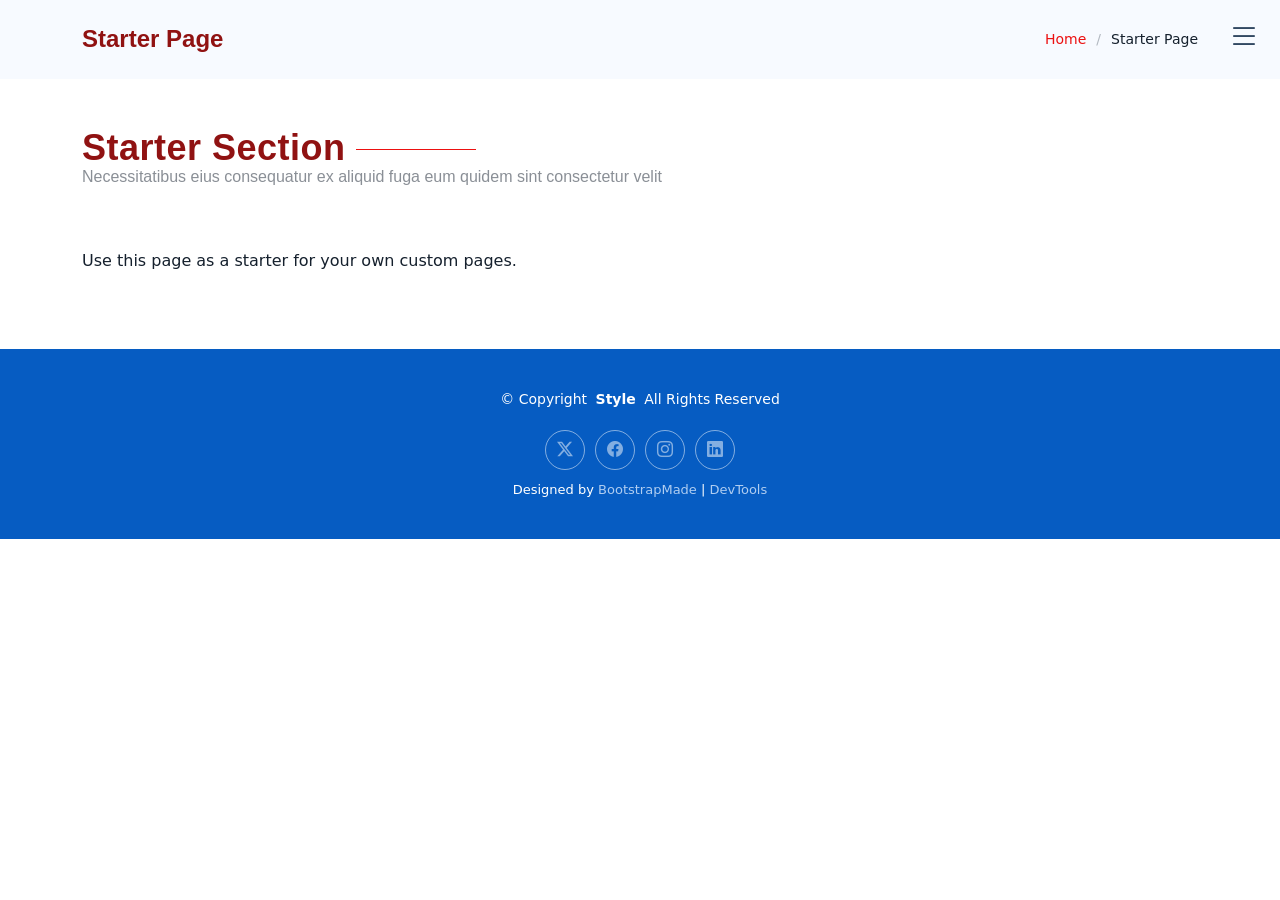
<file: docs/starter-page.html>
<!DOCTYPE html>
<html lang="en">

<head>
  <meta charset="utf-8">
  <meta content="width=device-width, initial-scale=1.0" name="viewport">
  <title>Starter Page - Style Bootstrap Template</title>
  <meta name="description" content="">
  <meta name="keywords" content="">

  <!-- Favicons -->
  <link href="img/favicon.png" rel="icon">
  <link href="img/apple-touch-icon.png" rel="apple-touch-icon">

  <!-- Fonts -->
  <link href="https://fonts.googleapis.com" rel="preconnect">
  <link href="https://fonts.gstatic.com" rel="preconnect" crossorigin>
  <link href="https://fonts.googleapis.com/css2?family=Roboto:ital,wght@0,100;0,300;0,400;0,500;0,700;0,900;1,100;1,300;1,400;1,500;1,700;1,900&family=Open+Sans:ital,wght@0,300;0,400;0,500;0,600;0,700;0,800;1,300;1,400;1,500;1,600;1,700;1,800&family=Quicksand:wght@300;400;500;600;700&display=swap" rel="stylesheet">

  <!-- Vendor CSS Files -->
  <link href="vendor/bootstrap/css/bootstrap.min.css" rel="stylesheet">
  <link href="vendor/bootstrap-icons/bootstrap-icons.css" rel="stylesheet">
  <link href="vendor/aos/aos.css" rel="stylesheet">
  <link href="vendor/glightbox/css/glightbox.min.css" rel="stylesheet">
  <link href="vendor/swiper/swiper-bundle.min.css" rel="stylesheet">

  <!-- Main CSS File -->
  <link href="css/main.css" rel="stylesheet">

  <!-- =======================================================
  * Template Name: Style
  * Template URL: https://bootstrapmade.com/style-bootstrap-portfolio-template/
  * Updated: Jul 02 2025 with Bootstrap v5.3.7
  * Author: BootstrapMade.com
  * License: https://bootstrapmade.com/license/
  ======================================================== -->
</head>

<body class="starter-page-page">

  <header id="header" class="header d-flex align-items-center fixed-top">
    <div class="container-fluid position-relative d-flex align-items-center justify-content-between">

      <a href="index.html" class="logo d-flex align-items-center">
        <!-- Uncomment the line below if you also wish to use an image logo -->
        <!-- <img src="img/logo.webp" alt=""> -->
        <!-- Uncomment the line below if you also wish to use an text logo -->
        <!-- <h1 class="sitename">Style</h1>  -->
      </a>

      <nav id="navmenu" class="navmenu">

        <div class="profile-img">
          <img src="img/profile/profile-square-1.webp" alt="" class="img-fluid rounded-circle">
        </div>

        <a href="index.html" class="logo d-flex align-items-center justify-content-center">
          <!-- Uncomment the line below if you also wish to use an image logo -->
          <!-- <img src="img/logo.webp" alt=""> -->
          <h1 class="sitename">Alex Smith</h1>
        </a>

        <div class="social-links text-center">
          <a href="#" class="twitter"><i class="bi bi-twitter-x"></i></a>
          <a href="#" class="facebook"><i class="bi bi-facebook"></i></a>
          <a href="#" class="instagram"><i class="bi bi-instagram"></i></a>
          <a href="#" class="google-plus"><i class="bi bi-skype"></i></a>
          <a href="#" class="linkedin"><i class="bi bi-linkedin"></i></a>
        </div>

        <ul>
          <li><a href="#hero">Home</a></li>
          <li><a href="#about">About</a></li>
          <li><a href="#resume">Resume</a></li>
          <li><a href="#portfolio">Portfolio</a></li>
          <li><a href="#services">Services</a></li>
          <li class="dropdown"><a href="#"><span>Dropdown</span> <i class="bi bi-chevron-down toggle-dropdown"></i></a>
            <ul>
              <li><a href="#">Dropdown 1</a></li>
              <li class="dropdown"><a href="#"><span>Deep Dropdown</span> <i class="bi bi-chevron-down toggle-dropdown"></i></a>
                <ul>
                  <li><a href="#">Deep Dropdown 1</a></li>
                  <li><a href="#">Deep Dropdown 2</a></li>
                  <li><a href="#">Deep Dropdown 3</a></li>
                  <li><a href="#">Deep Dropdown 4</a></li>
                  <li><a href="#">Deep Dropdown 5</a></li>
                </ul>
              </li>
              <li><a href="#">Dropdown 2</a></li>
              <li><a href="#">Dropdown 3</a></li>
              <li><a href="#">Dropdown 4</a></li>
            </ul>
          </li>
          <li><a href="#contact">Contact</a></li>
        </ul>
        <i class="mobile-nav-toggle d-xl-none bi bi-list"></i>
      </nav>

    </div>
  </header>

  <main class="main">

    <!-- Page Title -->
    <div class="page-title light-background">
      <div class="container d-lg-flex justify-content-between align-items-center">
        <h1 class="mb-2 mb-lg-0">Starter Page</h1>
        <nav class="breadcrumbs">
          <ol>
            <li><a href="index.html">Home</a></li>
            <li class="current">Starter Page</li>
          </ol>
        </nav>
      </div>
    </div><!-- End Page Title -->

    <!-- Starter Section Section -->
    <section id="starter-section" class="starter-section section">

      <!-- Section Title -->
      <div class="container section-title">
        <h2>Starter Section</h2>
        <p>Necessitatibus eius consequatur ex aliquid fuga eum quidem sint consectetur velit</p>
      </div><!-- End Section Title -->

      <div class="container" data-aos="fade-up">
        <p>Use this page as a starter for your own custom pages.</p>
      </div>

    </section><!-- /Starter Section Section -->

  </main>

  <footer id="footer" class="footer dark-background">

    <div class="container">
      <div class="copyright text-center ">
        <p>© <span>Copyright</span> <strong class="px-1 sitename">Style</strong> <span>All Rights Reserved</span></p>
      </div>
      <div class="social-links d-flex justify-content-center">
        <a href=""><i class="bi bi-twitter-x"></i></a>
        <a href=""><i class="bi bi-facebook"></i></a>
        <a href=""><i class="bi bi-instagram"></i></a>
        <a href=""><i class="bi bi-linkedin"></i></a>
      </div>
      <div class="credits">
        <!-- All the links in the footer should remain intact. -->
        <!-- You can delete the links only if you've purchased the pro version. -->
        <!-- Licensing information: https://bootstrapmade.com/license/ -->
        <!-- Purchase the pro version with working PHP/AJAX contact form: [buy-url] -->
        Designed by <a href="https://bootstrapmade.com/">BootstrapMade</a> | <a href="https://bootstrapmade.com/tools/">DevTools</a>
      </div>
    </div>

  </footer>

  <!-- Scroll Top -->
  <a href="#" id="scroll-top" class="scroll-top d-flex align-items-center justify-content-center"><i class="bi bi-arrow-up-short"></i></a>

  <!-- Vendor JS Files -->
  <script src="vendor/bootstrap/js/bootstrap.bundle.min.js"></script>
  <script src="vendor/php-email-form/validate.js"></script>
  <script src="vendor/aos/aos.js"></script>
  <script src="vendor/purecounter/purecounter_vanilla.js"></script>
  <script src="vendor/typed.js/typed.umd.js"></script>
  <script src="vendor/waypoints/noframework.waypoints.js"></script>
  <script src="vendor/glightbox/js/glightbox.min.js"></script>
  <script src="vendor/imagesloaded/imagesloaded.pkgd.min.js"></script>
  <script src="vendor/isotope-layout/isotope.pkgd.min.js"></script>
  <script src="vendor/swiper/swiper-bundle.min.js"></script>

  <!-- Main JS File -->
  <script src="js/main.js"></script>

</body>

</html>
</file>
<file: docs/css/main.css>
/**
* Template Name: Style
* Template URL: https://bootstrapmade.com/style-bootstrap-portfolio-template/
* Updated: Jul 02 2025 with Bootstrap v5.3.7
* Author: BootstrapMade.com
* License: https://bootstrapmade.com/license/
*/

@charset "UTF-8";

/*--------------------------------------------------------------
# Font & Color Variables
# Help: https://bootstrapmade.com/color-system/
--------------------------------------------------------------*/
/* Fonts */
:root {
  --default-font: "Inter", system-ui, -apple-system, "Segoe UI", Arial, sans-serif;
  --heading-font: "Poppins", sans-serif;
  --nav-font: "Source Sans Pro", sans-serif;
}

/* Global Colors */
:root { 
  --background-color: #ffffff; /* Background color for the entire website, including individual sections */
  --default-color: #15202d; /* Default color used for the majority of the text content across the entire website */
  --heading-color: #901212; /* Color for headings, subheadings and title throughout the website */
  --accent-color: #ec1111; /* Accent color that represents your brand on the website. It's used for buttons, links, and other elements that need to stand out */
  --surface-color: #ffffff; /* The surface color is used as a background of boxed elements within sections, such as cards, icon boxes, or other elements that require a visual separation from the global background. */
  --contrast-color: #ffffff; /* Contrast color for text, ensuring readability against backgrounds of accent, heading, or default colors. */
}

/* Nav Menu Colors - The following color variables are used specifically for the navigation menu. They are separate from the global colors to allow for more customization options */
:root {
  --nav-color: #314862;  /* The default color of the main navmenu links */
  --nav-hover-color: #901212; /* Applied to main navmenu links when they are hovered over or active */
  --nav-mobile-background-color: #ec1111; /* Used as the background color for mobile navigation menu */
  --nav-dropdown-background-color: #9a0000; /* Used as the background color for dropdown items that appear when hovering over primary navigation items */
  --nav-dropdown-color: #acc4e0; /* Used for navigation links of the dropdown items in the navigation menu. */
  --nav-dropdown-hover-color: #ffffff; /* Similar to --nav-hover-color, this color is applied to dropdown navigation links when they are hovered over. */
}

/* Color Presets - These classes override global colors when applied to any section or element, providing reuse of the sam color scheme. */

.light-background {
  --background-color: #f7faff;
  --surface-color: #ffffff;
}

.dark-background {
  --background-color: #065cc2;
  --default-color: #ffffff;
  --heading-color: #ffffff;
  --accent-color: #afcdf1;
  --surface-color: #2973cc;
  --contrast-color: #ffffff;
}

/* Smooth scroll */
:root {
  scroll-behavior: smooth;
}

/*--------------------------------------------------------------
# General Styling & Shared Classes
--------------------------------------------------------------*/
body {
  color: var(--default-color);
  background-color: var(--background-color);
  font-family: var(--default-font);
}

a {
  color: var(--accent-color);
  text-decoration: none;
  transition: 0.3s;
}

a:hover {
  color: color-mix(in srgb, var(--accent-color), transparent 25%);
  text-decoration: none;
}

h1,
h2,
h3,
h4,
h5,
h6 {
  color: var(--heading-color);
  font-family: var(--heading-font);
}

/* PHP Email Form Messages
------------------------------*/
.php-email-form .error-message {
  display: none;
  background: #df1529;
  color: #ffffff;
  text-align: left;
  padding: 15px;
  margin-bottom: 24px;
  font-weight: 600;
}

.php-email-form .sent-message {
  display: none;
  color: #ffffff;
  background: #059652;
  text-align: center;
  padding: 15px;
  margin-bottom: 24px;
  font-weight: 600;
}

.php-email-form .loading {
  display: none;
  background: var(--surface-color);
  text-align: center;
  padding: 15px;
  margin-bottom: 24px;
}

.php-email-form .loading:before {
  content: "";
  display: inline-block;
  border-radius: 50%;
  width: 24px;
  height: 24px;
  margin: 0 10px -6px 0;
  border: 3px solid var(--accent-color);
  border-top-color: var(--surface-color);
  animation: php-email-form-loading 1s linear infinite;
}

@keyframes php-email-form-loading {
  0% {
    transform: rotate(0deg);
  }

  100% {
    transform: rotate(360deg);
  }
}

/*--------------------------------------------------------------
# Global Header
--------------------------------------------------------------*/
.header {
  --background-color: rgba(255, 255, 255, 0);
  color: var(--default-color);
  background-color: var(--background-color);
  padding: 15px 0;
  transition: all 0.5s;
  z-index: 997;
}

.header .logo {
  line-height: 1;
}

.header .logo img {
  max-height: 32px;
  margin-right: 8px;
}

.header .logo h1 {
  font-size: 30px;
  margin: 0;
  font-weight: 700;
  color: var(--heading-color);
}

/*--------------------------------------------------------------
# Navigation Menu
--------------------------------------------------------------*/
/* Navmenu */
.mobile-nav-toggle {
  color: var(--nav-color);
  position: fixed;
  top: 20px;
  right: 20px;
  font-size: 32px;
  line-height: 0;
  cursor: pointer;
  display: block !important;
  z-index: 998;
  transition: 0.3s;
}

.mobile-nav-toggle:hover {
  color: var(--nav-hover-color);
}

.navmenu {
  position: fixed;
  top: 0;
  bottom: 0;
  right: -300px;
  z-index: 997;
  transition: 0.3s;
  width: 300px;
  overflow: hidden;
}

.navmenu .profile-img img {
  margin: 15px auto;
  display: block;
  width: 160px;
  border: 8px solid color-mix(in srgb, var(--contrast-color), transparent 85%);
}

.navmenu .logo {
  line-height: 1;
  margin-bottom: 15px;
}

.navmenu .logo img {
  max-height: 32px;
  margin-right: 8px;
}

.navmenu .logo h1 {
  font-size: 24px;
  margin: 0;
  font-weight: 700;
  color: var(--contrast-color);
}

.navmenu .social-links {
  margin: 0 0 20px 0;
}

.navmenu .social-links a {
  font-size: 16px;
  display: inline-flex;
  align-items: center;
  justify-content: center;
  padding: 0;
  background: color-mix(in srgb, var(--contrast-color), transparent 90%);
  color: var(--contrast-color);
  margin: 0 2px;
  border-radius: 50%;
  width: 40px;
  height: 40px;
  transition: 0.3s;
}

.navmenu .social-links a i {
  margin: 0;
}

.navmenu .social-links a:hover {
  color: var(--contrast-color);
  background: var(--accent-color);
}

.navmenu ul {
  display: block;
  list-style: none;
  padding: 10px 0;
  margin: 0;
  overflow-y: auto;
  transition: 0.3s;
  z-index: 998;
}

.navmenu a,
.navmenu a:focus {
  color: var(--nav-dropdown-color);
  padding: 10px 20px;
  font-family: var(--nav-font);
  font-size: 17px;
  font-weight: 500;
  display: flex;
  align-items: center;
  justify-content: space-between;
  white-space: nowrap;
  transition: 0.3s;
}

.navmenu a i,
.navmenu a:focus i {
  font-size: 12px;
  line-height: 0;
  margin-left: 5px;
  width: 30px;
  height: 30px;
  display: flex;
  align-items: center;
  justify-content: center;
  border-radius: 50%;
  transition: 0.3s;
  background-color: color-mix(in srgb, var(--accent-color), transparent 90%);
}

.navmenu a i:hover,
.navmenu a:focus i:hover {
  background-color: var(--accent-color);
  color: var(--contrast-color);
}

.navmenu a:hover,
.navmenu .active,
.navmenu .active:focus {
  color: var(--nav-dropdown-hover-color);
}

.navmenu .active i,
.navmenu .active:focus i {
  background-color: var(--accent-color);
  color: var(--contrast-color);
  transform: rotate(180deg);
}

.navmenu .dropdown ul {
  position: static;
  display: none;
  z-index: 99;
  padding: 10px 0;
  margin: 10px 20px;
  box-shadow: none;
  transition: all 0.5s ease-in-out;
}

.navmenu .dropdown>.dropdown-active {
  display: block;
  background-color: var(--nav-dropdown-background-color);
  border: 1px solid color-mix(in srgb, var(--nav-dropdown-color), transparent 90%);
}

.mobile-nav-active {
  overflow: hidden;
}

.mobile-nav-active .mobile-nav-toggle {
  right: 310px;
  font-size: 36px;
}

.mobile-nav-active .navmenu {
  position: fixed;
  overflow: hidden;
  top: 0;
  bottom: 0;
  right: 0;
  background-color: var(--nav-mobile-background-color);
  transition: 0.3s;
}

/*--------------------------------------------------------------
# Global Footer
--------------------------------------------------------------*/
.footer {
  color: var(--default-color);
  background-color: var(--background-color);
  font-size: 14px;
  padding: 40px 0;
  position: relative;
}

.footer .copyright p {
  margin-bottom: 0;
}

.footer .social-links {
  margin-top: 20px;
}

.footer .social-links a {
  display: flex;
  align-items: center;
  justify-content: center;
  width: 40px;
  height: 40px;
  border-radius: 50%;
  border: 1px solid color-mix(in srgb, var(--default-color), transparent 50%);
  font-size: 16px;
  color: color-mix(in srgb, var(--default-color), transparent 50%);
  margin: 0 5px;
  transition: 0.3s;
}

.footer .social-links a:hover {
  color: var(--accent-color);
  border-color: var(--accent-color);
}

.footer .credits {
  margin-top: 10px;
  font-size: 13px;
  text-align: center;
}

/*--------------------------------------------------------------
# Scroll Top Button
--------------------------------------------------------------*/
.scroll-top {
  position: fixed;
  visibility: hidden;
  opacity: 0;
  right: 15px;
  bottom: -15px;
  z-index: 99999;
  background-color: var(--accent-color);
  width: 44px;
  height: 44px;
  border-radius: 50px;
  transition: all 0.4s;
}

.scroll-top i {
  font-size: 24px;
  color: var(--contrast-color);
  line-height: 0;
}

.scroll-top:hover {
  background-color: color-mix(in srgb, var(--accent-color), transparent 20%);
  color: var(--contrast-color);
}

.scroll-top.active {
  visibility: visible;
  opacity: 1;
  bottom: 15px;
}

/*--------------------------------------------------------------
# Disable aos animation delay on mobile devices
--------------------------------------------------------------*/
@media screen and (max-width: 768px) {
  [data-aos-delay] {
    transition-delay: 0 !important;
  }
}

/*--------------------------------------------------------------
# Global Page Titles & Breadcrumbs
--------------------------------------------------------------*/
.page-title {
  color: var(--default-color);
  background-color: var(--background-color);
  padding: 25px 0;
  position: relative;
}

.page-title h1 {
  font-size: 24px;
  font-weight: 700;
}

.page-title .breadcrumbs ol {
  display: flex;
  flex-wrap: wrap;
  list-style: none;
  padding: 0;
  margin: 0;
  font-size: 14px;
  font-weight: 400;
}

.page-title .breadcrumbs ol li+li {
  padding-left: 10px;
}

.page-title .breadcrumbs ol li+li::before {
  content: "/";
  display: inline-block;
  padding-right: 10px;
  color: color-mix(in srgb, var(--default-color), transparent 70%);
}

/*--------------------------------------------------------------
# Global Sections
--------------------------------------------------------------*/
section,
.section {
  color: var(--default-color);
  background-color: var(--background-color);
  padding: 60px 0;
  overflow: clip;
}

/*--------------------------------------------------------------
# Global Section Titles
--------------------------------------------------------------*/
.section-title {
  padding-bottom: 60px;
  position: relative;
}

.section-title h2 {
  font-size: 36px;
  font-weight: 700;
  padding: 0;
  line-height: 1px;
  margin: 0;
  letter-spacing: 0.5px;
  position: relative;
}

.section-title h2::after {
  content: "";
  width: 120px;
  height: 1px;
  display: inline-block;
  background: var(--accent-color);
  margin: 10px 10px;
}

.section-title p {
  color: color-mix(in srgb, var(--default-color), transparent 50%);
  margin: 5px 0 0 0;
  font-size: 16px;
  font-weight: 500;
  font-family: var(--heading-font);
}

/*--------------------------------------------------------------
# Hero Section
--------------------------------------------------------------*/
.hero {
  padding: 120px 0;
  position: relative;
  overflow: hidden;
  min-height: 100vh;
  display: flex;
  align-items: center;
}

.hero::before {
  content: "";
  position: absolute;
  top: 0;
  left: 0;
  right: 0;
  bottom: 0;
  background: url("../img/bg/abstract-bg-1.webp") no-repeat center center;
  background-size: cover;
  opacity: 0.08;
  z-index: 1;
}

.hero .container {
  position: relative;
  z-index: 2;
}

@media (max-width: 991px) {
  .hero .hero-content {
    padding: 60px 30px;
    text-align: center;
  }
}

@media (max-width: 576px) {
  .hero .hero-content {
    padding: 40px 20px;
  }
}

.hero .content-wrapper {
  max-width: 600px;
}

.hero .hero-title {
  font-size: 3.5rem;
  font-weight: 700;
  margin-bottom: 1.5rem;
  line-height: 1.2;
}

@media (max-width: 768px) {
  .hero .hero-title {
    font-size: 2.8rem;
  }
}

@media (max-width: 576px) {
  .hero .hero-title {
    font-size: 2.2rem;
  }
}

.hero .hero-title .typed {
  color: var(--accent-color);
  position: relative;
}

.hero .lead {
  font-size: 1.2rem;
  color: color-mix(in srgb, var(--default-color), transparent 20%);
  margin-bottom: 3rem;
  line-height: 1.6;
}

@media (max-width: 768px) {
  .hero .lead {
    font-size: 1.1rem;
    margin-bottom: 2rem;
  }
}

.hero .hero-stats {
  display: flex;
  gap: 2rem;
  margin-bottom: 3rem;
}

@media (max-width: 768px) {
  .hero .hero-stats {
    justify-content: center;
    gap: 1.5rem;
    margin-bottom: 2rem;
  }
}

@media (max-width: 576px) {
  .hero .hero-stats {
    flex-direction: column;
    gap: 1rem;
  }
}

.hero .hero-stats .stat-item {
  display: flex;
  flex-direction: column;
  align-items: center;
}

.hero .hero-stats .stat-item .purecounter {
  font-size: 2rem;
  font-weight: 700;
  color: var(--accent-color);
  line-height: 1;
}

.hero .hero-stats .stat-item .stat-label {
  font-size: 0.9rem;
  color: color-mix(in srgb, var(--default-color), transparent 40%);
  margin-top: 0.25rem;
}

.hero .hero-actions {
  display: flex;
  gap: 1rem;
  margin-bottom: 3rem;
}

@media (max-width: 768px) {
  .hero .hero-actions {
    justify-content: center;
    margin-bottom: 2rem;
  }
}

@media (max-width: 576px) {
  .hero .hero-actions {
    flex-direction: column;
    align-items: center;
  }
}

.hero .hero-actions .btn {
  padding: 12px 30px;
  font-weight: 600;
  border-radius: 50px;
  text-decoration: none;
  transition: all 0.3s ease;
}

.hero .hero-actions .btn.btn-primary {
  background-color: var(--accent-color);
  color: var(--contrast-color);
  border: 2px solid var(--accent-color);
}

.hero .hero-actions .btn.btn-primary:hover {
  background-color: transparent;
  color: var(--accent-color);
}

.hero .hero-actions .btn.btn-outline {
  background-color: transparent;
  color: var(--default-color);
  border: 2px solid color-mix(in srgb, var(--default-color), transparent 70%);
}

.hero .hero-actions .btn.btn-outline:hover {
  background-color: var(--accent-color);
  color: var(--contrast-color);
  border-color: var(--accent-color);
}

.hero .social-links {
  display: flex;
  gap: 1rem;
}

@media (max-width: 768px) {
  .hero .social-links {
    justify-content: center;
  }
}

.hero .social-links a {
  width: 45px;
  height: 45px;
  display: flex;
  align-items: center;
  justify-content: center;
  border-radius: 50%;
  background-color: var(--surface-color);
  color: var(--default-color);
  text-decoration: none;
  transition: all 0.3s ease;
  box-shadow: 0 2px 10px color-mix(in srgb, var(--default-color), transparent 90%);
}

.hero .social-links a:hover {
  background-color: var(--accent-color);
  color: var(--contrast-color);
  transform: translateY(-3px);
}

.hero .social-links a i {
  font-size: 1.2rem;
}

.hero .hero-image {
  position: relative;
  display: flex;
  align-items: center;
  justify-content: center;
  padding: 60px 30px;
}

@media (max-width: 991px) {
  .hero .hero-image {
    min-height: auto;
    padding: 40px 30px;
  }
}

.hero .image-container {
  position: relative;
  max-width: 500px;
  width: 100%;
}

.hero .hero-main-image {
  border-radius: 20px;
  box-shadow: 0 20px 60px color-mix(in srgb, var(--default-color), transparent 85%);
  position: relative;
  z-index: 2;
}

.hero .image-overlay {
  position: absolute;
  top: 20px;
  left: 20px;
  right: -20px;
  bottom: -20px;
  background: linear-gradient(45deg, var(--accent-color), color-mix(in srgb, var(--accent-color), transparent 30%));
  border-radius: 20px;
  z-index: 1;
}

.hero .floating-elements {
  position: absolute;
  top: 0;
  left: 0;
  right: 0;
  bottom: 0;
  z-index: 3;
}

.hero .floating-card {
  position: absolute;
  background-color: var(--surface-color);
  padding: 15px 20px;
  border-radius: 15px;
  box-shadow: 0 10px 30px color-mix(in srgb, var(--default-color), transparent 90%);
  display: flex;
  align-items: center;
  gap: 10px;
  white-space: nowrap;
  animation: float 6s ease-in-out infinite;
}

@media (max-width: 768px) {
  .hero .floating-card {
    padding: 10px 15px;
    font-size: 0.9rem;
  }
}

.hero .floating-card i {
  font-size: 1.5rem;
  color: var(--accent-color);
}

@media (max-width: 768px) {
  .hero .floating-card i {
    font-size: 1.2rem;
  }
}

.hero .floating-card span {
  font-weight: 600;
  color: var(--default-color);
}

.hero .floating-card.card-1 {
  top: 10%;
  left: -10%;
  animation-delay: 0s;
}

@media (max-width: 768px) {
  .hero .floating-card.card-1 {
    top: 5%;
    left: -5%;
  }
}

.hero .floating-card.card-2 {
  top: 60%;
  right: -15%;
  animation-delay: 2s;
}

@media (max-width: 768px) {
  .hero .floating-card.card-2 {
    top: 70%;
    right: -10%;
  }
}

.hero .floating-card.card-3 {
  bottom: 15%;
  left: -5%;
  animation-delay: 4s;
}

@media (max-width: 768px) {
  .hero .floating-card.card-3 {
    bottom: 10%;
    left: 0%;
  }
}

@keyframes float {

  0%,
  100% {
    transform: translateY(0px);
  }

  50% {
    transform: translateY(-20px);
  }
}

/*--------------------------------------------------------------
# About Section
--------------------------------------------------------------*/
.about .profile-image-wrapper {
  position: relative;
}

.about .profile-image-wrapper .profile-image {
  position: relative;
  width: 280px;
  height: 280px;
  margin: 0 auto 40px;
  border-radius: 50%;
  overflow: hidden;
  border: 5px solid var(--accent-color);
  box-shadow: 0 10px 30px color-mix(in srgb, var(--accent-color), transparent 80%);
}

.about .profile-image-wrapper .profile-image img {
  width: 100%;
  height: 100%;
  object-fit: cover;
}

@media (max-width: 768px) {
  .about .profile-image-wrapper .profile-image {
    width: 200px;
    height: 200px;
  }
}

.about .profile-image-wrapper .signature-section {
  text-align: center;
}

.about .profile-image-wrapper .signature-section .signature {
  max-width: 200px;
  height: auto;
  margin-bottom: 15px;
  opacity: 0.8;
}

.about .profile-image-wrapper .signature-section .quote {
  font-style: italic;
  color: color-mix(in srgb, var(--default-color), transparent 30%);
  font-size: 14px;
  margin: 0;
  max-width: 250px;
  margin: 0 auto;
}

.about .about-content .intro {
  margin-bottom: 40px;
}

.about .about-content .intro h2 {
  font-size: 2.5rem;
  margin-bottom: 20px;
  font-weight: 700;
}

@media (max-width: 768px) {
  .about .about-content .intro h2 {
    font-size: 2rem;
    text-align: center;
  }
}

.about .about-content .intro p {
  font-size: 16px;
  line-height: 1.7;
  color: color-mix(in srgb, var(--default-color), transparent 20%);
}

@media (max-width: 768px) {
  .about .about-content .intro p {
    text-align: center;
  }
}

.about .about-content .skills-grid {
  display: grid;
  grid-template-columns: repeat(auto-fit, minmax(200px, 1fr));
  gap: 20px;
  margin-bottom: 40px;
}

.about .about-content .skills-grid .skill-item {
  text-align: center;
  padding: 20px;
  border-radius: 10px;
  background: color-mix(in srgb, var(--accent-color), transparent 94%);
  border: 1px solid color-mix(in srgb, var(--accent-color), transparent 85%);
  transition: all 0.3s ease;
}

.about .about-content .skills-grid .skill-item:hover {
  transform: translateY(-5px);
  box-shadow: 0 10px 25px color-mix(in srgb, var(--accent-color), transparent 85%);
}

.about .about-content .skills-grid .skill-item .skill-icon {
  width: 60px;
  height: 60px;
  margin: 0 auto 15px;
  display: flex;
  align-items: center;
  justify-content: center;
  background: var(--accent-color);
  border-radius: 50%;
  color: var(--contrast-color);
  font-size: 24px;
}

.about .about-content .skills-grid .skill-item h4 {
  font-size: 18px;
  margin-bottom: 10px;
  color: var(--heading-color);
}

.about .about-content .skills-grid .skill-item p {
  font-size: 14px;
  color: color-mix(in srgb, var(--default-color), transparent 30%);
  margin: 0;
}

.about .about-content .journey-timeline {
  margin-bottom: 40px;
}

.about .about-content .journey-timeline .timeline-item {
  display: flex;
  align-items: center;
  margin-bottom: 20px;
  padding: 15px;
  border-left: 3px solid var(--accent-color);
  background: color-mix(in srgb, var(--surface-color), transparent 30%);
  border-radius: 0 8px 8px 0;
  transition: all 0.3s ease;
}

.about .about-content .journey-timeline .timeline-item:hover {
  background: color-mix(in srgb, var(--accent-color), transparent 95%);
  border-left-color: color-mix(in srgb, var(--accent-color), transparent 10%);
}

.about .about-content .journey-timeline .timeline-item:last-child {
  margin-bottom: 0;
}

.about .about-content .journey-timeline .timeline-item .year {
  font-weight: 700;
  color: var(--accent-color);
  font-size: 18px;
  min-width: 80px;
  margin-right: 20px;
}

.about .about-content .journey-timeline .timeline-item .description {
  color: color-mix(in srgb, var(--default-color), transparent 20%);
  font-size: 15px;
  line-height: 1.5;
}

@media (max-width: 576px) {
  .about .about-content .journey-timeline .timeline-item {
    flex-direction: column;
    align-items: flex-start;
  }

  .about .about-content .journey-timeline .timeline-item .year {
    margin-right: 0;
    margin-bottom: 8px;
  }
}

.about .about-content .cta-section .fun-fact {
  display: flex;
  align-items: center;
  justify-content: center;
  margin-bottom: 30px;
  padding: 15px 25px;
  background: color-mix(in srgb, var(--accent-color), transparent 94%);
  border-radius: 50px;
  border: 1px solid color-mix(in srgb, var(--accent-color), transparent 85%);
}

.about .about-content .cta-section .fun-fact .emoji {
  font-size: 20px;
  margin-right: 10px;
}

.about .about-content .cta-section .fun-fact .text {
  color: color-mix(in srgb, var(--default-color), transparent 20%);
  font-size: 14px;
  font-weight: 500;
}

@media (max-width: 768px) {
  .about .about-content .cta-section .fun-fact {
    justify-content: center;
    text-align: center;
  }
}

.about .about-content .cta-section .action-buttons {
  display: flex;
  gap: 15px;
  justify-content: center;
}

@media (max-width: 576px) {
  .about .about-content .cta-section .action-buttons {
    flex-direction: column;
    align-items: center;
  }
}

.about .about-content .cta-section .action-buttons .btn {
  padding: 12px 30px;
  font-weight: 600;
  border-radius: 50px;
  text-decoration: none;
  transition: all 0.3s ease;
  font-size: 15px;
}

.about .about-content .cta-section .action-buttons .btn.btn-primary {
  background: var(--accent-color);
  color: var(--contrast-color);
  border: 2px solid var(--accent-color);
}

.about .about-content .cta-section .action-buttons .btn.btn-primary:hover {
  background: color-mix(in srgb, var(--accent-color), black 10%);
  border-color: color-mix(in srgb, var(--accent-color), black 10%);
  transform: translateY(-2px);
}

.about .about-content .cta-section .action-buttons .btn.btn-outline {
  background: transparent;
  color: var(--accent-color);
  border: 2px solid var(--accent-color);
}

.about .about-content .cta-section .action-buttons .btn.btn-outline:hover {
  background: var(--accent-color);
  color: var(--contrast-color);
  transform: translateY(-2px);
}

@media (max-width: 992px) {
  .about .profile-image-wrapper {
    margin-bottom: 40px;
  }
}

/*--------------------------------------------------------------
# Skills Section
--------------------------------------------------------------*/
.skills .skills-grid .skill-card {
  background: linear-gradient(135deg, var(--surface-color) 0%, color-mix(in srgb, var(--surface-color), var(--accent-color) 5%) 100%);
  border-radius: 15px;
  padding: 30px;
  height: 100%;
  position: relative;
  overflow: hidden;
  border: 1px solid color-mix(in srgb, var(--accent-color), transparent 85%);
  transition: all 0.3s ease;
}

.skills .skills-grid .skill-card:before {
  content: "";
  position: absolute;
  top: 0;
  left: 0;
  width: 100%;
  height: 3px;
  background: linear-gradient(90deg, var(--accent-color), color-mix(in srgb, var(--accent-color), var(--heading-color) 30%));
}

.skills .skills-grid .skill-card:hover {
  transform: translateY(-10px);
  box-shadow: 0 20px 40px color-mix(in srgb, var(--accent-color), transparent 80%);
  border-color: color-mix(in srgb, var(--accent-color), transparent 60%);
}

.skills .skills-grid .skill-card .skill-header {
  display: flex;
  align-items: center;
  margin-bottom: 25px;
  gap: 15px;
}

.skills .skills-grid .skill-card .skill-header i {
  font-size: 28px;
  color: var(--accent-color);
  width: 50px;
  height: 50px;
  display: flex;
  align-items: center;
  justify-content: center;
  background: color-mix(in srgb, var(--accent-color), transparent 90%);
  border-radius: 12px;
}

.skills .skills-grid .skill-card .skill-header h3 {
  font-size: 20px;
  margin: 0;
  color: var(--heading-color);
}

.skills .skills-grid .skill-card .skill-item {
  margin-bottom: 20px;
}

.skills .skills-grid .skill-card .skill-item:last-child {
  margin-bottom: 0;
}

.skills .skills-grid .skill-card .skill-item .skill-info {
  display: flex;
  justify-content: space-between;
  align-items: center;
  margin-bottom: 8px;
}

.skills .skills-grid .skill-card .skill-item .skill-info .skill-name {
  font-weight: 600;
  color: var(--heading-color);
  font-size: 15px;
}

.skills .skills-grid .skill-card .skill-item .skill-info .skill-percentage {
  font-size: 14px;
  font-weight: 700;
  color: var(--accent-color);
}

.skills .skills-grid .skill-card .skill-item .skill-bar {
  height: 6px;
  background: color-mix(in srgb, var(--default-color), transparent 92%);
  border-radius: 10px;
  overflow: hidden;
  position: relative;
}

.skills .skills-grid .skill-card .skill-item .skill-bar .progress-bar {
  height: 100%;
  background: linear-gradient(45deg, var(--accent-color), color-mix(in srgb, var(--accent-color), var(--heading-color) 20%));
  border-radius: 10px;
  width: 0;
  transition: width 1.8s cubic-bezier(0.4, 0, 0.2, 1);
  position: relative;
}

.skills .skills-grid .skill-card .skill-item .skill-bar .progress-bar:after {
  content: "";
  position: absolute;
  top: 0;
  left: 0;
  right: 0;
  bottom: 0;
  background: linear-gradient(90deg, transparent, rgba(255, 255, 255, 0.3), transparent);
  animation: shimmer 2s infinite;
}

.skills .skills-summary {
  background: var(--surface-color);
  padding: 40px 30px;
  border-radius: 15px;
  height: fit-content;
  position: sticky;
  top: 20px;
  box-shadow: 0 10px 30px color-mix(in srgb, var(--default-color), transparent 90%);
}

.skills .skills-summary h3 {
  color: var(--heading-color);
  margin-bottom: 20px;
  font-size: 24px;
}

.skills .skills-summary p {
  color: color-mix(in srgb, var(--default-color), transparent 20%);
  margin-bottom: 30px;
  line-height: 1.6;
}

.skills .skills-summary .summary-stats {
  margin-bottom: 30px;
}

.skills .skills-summary .summary-stats .stat-item {
  display: flex;
  align-items: center;
  margin-bottom: 20px;
  gap: 15px;
}

.skills .skills-summary .summary-stats .stat-item:last-child {
  margin-bottom: 0;
}

.skills .skills-summary .summary-stats .stat-item .stat-circle {
  width: 50px;
  height: 50px;
  border-radius: 50%;
  background: linear-gradient(135deg, var(--accent-color), color-mix(in srgb, var(--accent-color), var(--heading-color) 30%));
  display: flex;
  align-items: center;
  justify-content: center;
  flex-shrink: 0;
}

.skills .skills-summary .summary-stats .stat-item .stat-circle i {
  color: var(--contrast-color);
  font-size: 20px;
}

.skills .skills-summary .summary-stats .stat-item .stat-info .stat-number {
  display: block;
  font-size: 24px;
  font-weight: 700;
  color: var(--heading-color);
  line-height: 1;
}

.skills .skills-summary .summary-stats .stat-item .stat-info .stat-label {
  font-size: 14px;
  color: color-mix(in srgb, var(--default-color), transparent 30%);
}

.skills .skills-summary .skills-badges h4 {
  color: var(--heading-color);
  margin-bottom: 15px;
  font-size: 18px;
}

.skills .skills-summary .skills-badges .badge-list {
  display: flex;
  flex-wrap: wrap;
  gap: 10px;
}

.skills .skills-summary .skills-badges .badge-list .skill-badge {
  background: linear-gradient(45deg, var(--accent-color), color-mix(in srgb, var(--accent-color), var(--heading-color) 20%));
  color: var(--contrast-color);
  padding: 8px 16px;
  border-radius: 20px;
  font-size: 12px;
  font-weight: 600;
  text-transform: uppercase;
  letter-spacing: 0.5px;
}

@keyframes shimmer {
  0% {
    transform: translateX(-100%);
  }

  100% {
    transform: translateX(100%);
  }
}

@media (max-width: 991px) {
  .skills .skills-summary {
    margin-top: 30px;
    position: relative;
    top: auto;
  }
}

@media (max-width: 767px) {
  .skills .skills-grid .skill-card {
    padding: 25px 20px;
  }

  .skills .skills-grid .skill-card .skill-header {
    flex-direction: column;
    text-align: center;
    gap: 10px;
  }

  .skills .skills-grid .skill-card .skill-header h3 {
    font-size: 18px;
  }

  .skills .skills-summary {
    padding: 30px 20px;
  }

  .skills .skills-summary .summary-stats .stat-item .stat-circle {
    width: 45px;
    height: 45px;
  }

  .skills .skills-summary .summary-stats .stat-item .stat-circle i {
    font-size: 18px;
  }

  .skills .skills-summary .summary-stats .stat-item .stat-info .stat-number {
    font-size: 20px;
  }
}

/*--------------------------------------------------------------
# Resume Section
--------------------------------------------------------------*/
.resume .section-header {
  margin-bottom: 2.5rem;
}

.resume .section-header h2 {
  font-size: 1.8rem;
  font-weight: 700;
  margin-bottom: 1rem;
  display: flex;
  align-items: center;
  gap: 0.75rem;
}

.resume .section-header h2 i {
  color: var(--accent-color);
  font-size: 1.5rem;
}

.resume .section-header .section-subtitle {
  color: color-mix(in srgb, var(--default-color), transparent 30%);
  font-size: 1rem;
  line-height: 1.6;
}

.resume .experience-section {
  padding-right: 1.5rem;
}

.resume .experience-section .experience-cards .experience-card {
  background: var(--surface-color);
  border: 1px solid color-mix(in srgb, var(--default-color), transparent 90%);
  border-radius: 12px;
  padding: 1.8rem;
  margin-bottom: 1.5rem;
  transition: all 0.3s ease;
  position: relative;
  overflow: hidden;
}

.resume .experience-section .experience-cards .experience-card::before {
  content: "";
  position: absolute;
  top: 0;
  left: 0;
  width: 4px;
  height: 100%;
  background: linear-gradient(135deg, var(--accent-color), color-mix(in srgb, var(--accent-color), transparent 30%));
}

.resume .experience-section .experience-cards .experience-card:hover {
  box-shadow: 0 8px 30px color-mix(in srgb, var(--default-color), transparent 85%);
  transform: translateY(-5px);
}

.resume .experience-section .experience-cards .experience-card .card-header {
  display: flex;
  justify-content: space-between;
  align-items: flex-start;
  margin-bottom: 1rem;
}

.resume .experience-section .experience-cards .experience-card .card-header .role-info h3 {
  color: var(--heading-color);
  font-size: 1.25rem;
  font-weight: 600;
  margin-bottom: 0.25rem;
}

.resume .experience-section .experience-cards .experience-card .card-header .role-info h4 {
  color: var(--accent-color);
  font-size: 1rem;
  font-weight: 500;
  margin: 0;
}

.resume .experience-section .experience-cards .experience-card .card-header .duration {
  background: color-mix(in srgb, var(--accent-color), transparent 90%);
  color: var(--accent-color);
  padding: 0.4rem 0.8rem;
  border-radius: 20px;
  font-size: 0.85rem;
  font-weight: 500;
  white-space: nowrap;
}

.resume .experience-section .experience-cards .experience-card .card-body p {
  color: color-mix(in srgb, var(--default-color), transparent 25%);
  margin-bottom: 1rem;
  line-height: 1.6;
}

.resume .experience-section .experience-cards .experience-card .card-body .achievements {
  margin: 0;
  padding-left: 0;
  list-style: none;
}

.resume .experience-section .experience-cards .experience-card .card-body .achievements li {
  position: relative;
  padding-left: 1.5rem;
  margin-bottom: 0.5rem;
  color: color-mix(in srgb, var(--default-color), transparent 15%);
  font-size: 0.9rem;
}

.resume .experience-section .experience-cards .experience-card .card-body .achievements li::before {
  content: "✓";
  position: absolute;
  left: 0;
  top: 0;
  color: var(--accent-color);
  font-weight: bold;
}

.resume .experience-section .experience-cards .experience-card .card-body .achievements li:last-child {
  margin-bottom: 0;
}

.resume .education-section {
  padding-left: 1.5rem;
}

.resume .education-section .education-timeline {
  position: relative;
}

.resume .education-section .education-timeline .timeline-track {
  position: absolute;
  left: 1rem;
  top: 2rem;
  bottom: 2rem;
  width: 2px;
  background: linear-gradient(to bottom, var(--accent-color), color-mix(in srgb, var(--accent-color), transparent 70%));
}

.resume .education-section .education-timeline .education-item {
  position: relative;
  padding-left: 3rem;
  margin-bottom: 2.5rem;
}

.resume .education-section .education-timeline .education-item:last-child {
  margin-bottom: 0;
}

.resume .education-section .education-timeline .education-item .timeline-marker {
  position: absolute;
  left: 0.5rem;
  top: 1.5rem;
  width: 1rem;
  height: 1rem;
  background: var(--accent-color);
  border: 3px solid var(--surface-color);
  border-radius: 50%;
  box-shadow: 0 0 0 4px color-mix(in srgb, var(--accent-color), transparent 85%);
}

.resume .education-section .education-timeline .education-item .education-content {
  background: var(--surface-color);
  border: 1px solid color-mix(in srgb, var(--default-color), transparent 90%);
  border-radius: 8px;
  padding: 1.5rem;
  transition: all 0.3s ease;
}

.resume .education-section .education-timeline .education-item .education-content:hover {
  box-shadow: 0 5px 20px color-mix(in srgb, var(--default-color), transparent 90%);
}

.resume .education-section .education-timeline .education-item .education-content .degree-header {
  display: flex;
  justify-content: space-between;
  align-items: flex-start;
  margin-bottom: 0.5rem;
}

.resume .education-section .education-timeline .education-item .education-content .degree-header h3 {
  color: var(--heading-color);
  font-size: 1.1rem;
  font-weight: 600;
  margin: 0;
  line-height: 1.3;
}

.resume .education-section .education-timeline .education-item .education-content .degree-header .year {
  background: var(--accent-color);
  color: var(--contrast-color);
  padding: 0.3rem 0.7rem;
  border-radius: 15px;
  font-size: 0.8rem;
  font-weight: 500;
  white-space: nowrap;
}

.resume .education-section .education-timeline .education-item .education-content .institution {
  color: color-mix(in srgb, var(--accent-color), transparent 20%);
  font-size: 1rem;
  font-weight: 500;
  margin-bottom: 0.8rem;
}

.resume .education-section .education-timeline .education-item .education-content p {
  color: color-mix(in srgb, var(--default-color), transparent 30%);
  margin: 0;
  font-size: 0.9rem;
  line-height: 1.5;
}

@media (max-width: 992px) {

  .resume .experience-section,
  .resume .education-section {
    padding-left: 0;
    padding-right: 0;
    margin-bottom: 3rem;
  }

  .resume .section-header h2 {
    font-size: 1.6rem;
  }

  .resume .experience-cards .experience-card .card-header {
    flex-direction: column;
    gap: 0.8rem;
  }

  .resume .experience-cards .experience-card .card-header .duration {
    align-self: flex-start;
  }

  .resume .education-timeline .education-item .education-content .degree-header {
    flex-direction: column;
    gap: 0.5rem;
  }

  .resume .education-timeline .education-item .education-content .degree-header .year {
    align-self: flex-start;
  }
}

@media (max-width: 576px) {
  .resume .section-header h2 {
    font-size: 1.4rem;
  }

  .resume .section-header h2 i {
    font-size: 1.2rem;
  }

  .resume .experience-cards .experience-card {
    padding: 1.3rem;
  }

  .resume .education-timeline .timeline-track {
    left: 0.5rem;
  }

  .resume .education-timeline .education-item {
    padding-left: 2rem;
  }

  .resume .education-timeline .education-item .timeline-marker {
    left: 0;
  }
}

/*--------------------------------------------------------------
# Services Section
--------------------------------------------------------------*/
.services .service-item {
  height: 100%;
  padding: 2rem;
  background-color: var(--surface-color);
  border-radius: 12px;
  box-shadow: 0 5px 25px -5px rgba(0, 0, 0, 0.05);
  transition: all 0.3s ease-in-out;
  position: relative;
  overflow: hidden;
}

.services .service-item::before {
  content: "";
  position: absolute;
  top: 0;
  left: 0;
  width: 3px;
  height: 0;
  background-color: var(--accent-color);
  transition: height 0.3s ease-in-out;
}

.services .service-item:hover {
  transform: translateY(-5px);
  box-shadow: 0 8px 30px -5px rgba(0, 0, 0, 0.08);
}

.services .service-item:hover::before {
  height: 100%;
}

.services .service-item:hover .icon i {
  transform: scale(1.1) rotate(5deg);
  color: var(--accent-color);
}

.services .service-item:hover .link-item i {
  transform: translateX(5px);
}

.services .service-item .icon {
  margin-bottom: 1.5rem;
}

.services .service-item .icon i {
  font-size: 2.5rem;
  color: color-mix(in srgb, var(--accent-color), transparent 15%);
  transition: all 0.3s ease-in-out;
}

.services .service-item h3 {
  font-size: 1.5rem;
  margin-bottom: 1rem;
  font-weight: 600;
  color: var(--heading-color);
  font-family: var(--heading-font);
}

.services .service-item p {
  color: color-mix(in srgb, var(--default-color), transparent 25%);
  font-size: 1rem;
  line-height: 1.6;
  margin-bottom: 1.5rem;
}

.services .service-item .card-links {
  margin-top: auto;
}

.services .service-item .card-links .link-item {
  display: inline-flex;
  align-items: center;
  color: var(--accent-color);
  font-weight: 500;
  font-size: 0.95rem;
  transition: color 0.3s ease;
}

.services .service-item .card-links .link-item i {
  margin-left: 0.5rem;
  font-size: 1.1rem;
  transition: transform 0.3s ease;
}

.services .service-item .card-links .link-item:hover {
  color: color-mix(in srgb, var(--accent-color), transparent 25%);
}

@media (max-width: 991px) {
  .services .card-item {
    padding: 1.75rem;
  }

  .services .card-item h3 {
    font-size: 1.35rem;
  }

  .services .card-item .icon i {
    font-size: 2.25rem;
  }
}

@media (max-width: 767px) {
  .services .card-item {
    padding: 1.5rem;
  }

  .services .card-item h3 {
    font-size: 1.25rem;
  }

  .services .card-item .icon i {
    font-size: 2rem;
  }

  .services .card-item:hover {
    transform: translateY(-3px);
  }
}

/*--------------------------------------------------------------
# Portfolio Section
--------------------------------------------------------------*/
.portfolio .portfolio-filters {
  display: flex;
  justify-content: center;
  flex-wrap: wrap;
  gap: 15px;
  padding: 0;
  margin: 0 0 40px;
  list-style: none;
}

.portfolio .portfolio-filters li {
  font-size: 15px;
  font-weight: 500;
  padding: 12px 25px;
  cursor: pointer;
  background: var(--surface-color);
  color: var(--default-color);
  border-radius: 30px;
  display: flex;
  align-items: center;
  gap: 8px;
  transition: all 0.3s ease;
}

.portfolio .portfolio-filters li i {
  font-size: 1.1em;
  transition: transform 0.3s ease;
}

.portfolio .portfolio-filters li:hover {
  color: var(--accent-color);
  transform: translateY(-2px);
  background: color-mix(in srgb, var(--accent-color), transparent 92%);
}

.portfolio .portfolio-filters li:hover i {
  transform: scale(1.1);
}

.portfolio .portfolio-filters li.filter-active {
  background: var(--accent-color);
  color: var(--contrast-color);
}

@media (max-width: 768px) {
  .portfolio .portfolio-filters {
    gap: 10px;
  }

  .portfolio .portfolio-filters li {
    padding: 8px 20px;
    font-size: 14px;
  }
}

.portfolio .portfolio-entry {
  position: relative;
  border-radius: 16px;
  overflow: hidden;
  background: var(--surface-color);
  box-shadow: 0 4px 30px rgba(0, 0, 0, 0.05);
}

.portfolio .portfolio-entry .entry-image {
  position: relative;
  margin: 0;
  overflow: hidden;
  aspect-ratio: 16/9;
}

.portfolio .portfolio-entry .entry-image img {
  width: 100%;
  height: 100%;
  object-fit: cover;
  transition: transform 0.6s cubic-bezier(0.4, 0, 0.2, 1);
}

.portfolio .portfolio-entry .entry-image .entry-overlay {
  position: absolute;
  inset: 0;
  background: linear-gradient(180deg, transparent 0%, rgba(0, 0, 0, 0.8) 100%);
  display: flex;
  align-items: flex-end;
  padding: 30px;
  opacity: 0;
  transform: translateY(20px);
  transition: all 0.4s cubic-bezier(0.4, 0, 0.2, 1);
}

.portfolio .portfolio-entry .entry-image .entry-overlay .overlay-content {
  width: 100%;
  transform: translateY(20px);
  transition: transform 0.4s cubic-bezier(0.4, 0, 0.2, 1);
}

.portfolio .portfolio-entry .entry-image .entry-overlay .entry-meta {
  color: var(--accent-color);
  font-size: 14px;
  font-weight: 500;
  text-transform: uppercase;
  letter-spacing: 1px;
  margin-bottom: 10px;
}

.portfolio .portfolio-entry .entry-image .entry-overlay .entry-title {
  color: var(--contrast-color);
  font-size: 24px;
  font-weight: 600;
  margin: 0 0 20px;
}

.portfolio .portfolio-entry .entry-image .entry-overlay .entry-links {
  display: flex;
  gap: 15px;
}

.portfolio .portfolio-entry .entry-image .entry-overlay .entry-links a {
  width: 46px;
  height: 46px;
  display: flex;
  align-items: center;
  justify-content: center;
  background: var(--surface-color);
  color: var(--accent-color);
  border-radius: 12px;
  font-size: 20px;
  transition: all 0.3s ease;
  opacity: 0;
  transform: translateY(20px);
}

.portfolio .portfolio-entry .entry-image .entry-overlay .entry-links a:hover {
  background: var(--accent-color);
  color: var(--contrast-color);
  transform: translateY(-2px);
}

.portfolio .portfolio-entry .entry-image .entry-overlay .entry-links a:nth-child(1) {
  transition-delay: 0.1s;
}

.portfolio .portfolio-entry .entry-image .entry-overlay .entry-links a:nth-child(2) {
  transition-delay: 0.2s;
}

.portfolio .portfolio-entry:hover .entry-image img {
  transform: scale(1.05);
}

.portfolio .portfolio-entry:hover .entry-image .entry-overlay {
  opacity: 1;
  transform: translateY(0);
}

.portfolio .portfolio-entry:hover .entry-image .entry-overlay .overlay-content {
  transform: translateY(0);
}

.portfolio .portfolio-entry:hover .entry-image .entry-overlay .entry-links a {
  opacity: 1;
  transform: translateY(0);
}

@media (max-width: 768px) {
  .portfolio .portfolio-entry .entry-image .entry-overlay {
    padding: 20px;
  }

  .portfolio .portfolio-entry .entry-image .entry-overlay .entry-title {
    font-size: 20px;
    margin-bottom: 15px;
  }

  .portfolio .portfolio-entry .entry-image .entry-overlay .entry-links a {
    width: 40px;
    height: 40px;
    font-size: 18px;
  }
}

.portfolio .portfolio-item .entry-image {
  aspect-ratio: 4/3;
}

@media (min-width: 1200px) {
  .portfolio .portfolio-item .entry-title {
    font-size: 20px;
  }
}

@media (min-width: 768px) {
  .portfolio .row {
    margin-left: -10px;
    margin-right: -10px;
  }

  .portfolio .row .portfolio-item {
    padding-left: 10px;
    padding-right: 10px;
  }
}

@media (min-width: 992px) {
  .portfolio .row {
    margin-left: -12px;
    margin-right: -12px;
  }

  .portfolio .row .portfolio-item {
    padding-left: 12px;
    padding-right: 12px;
  }
}

@media (min-width: 1200px) {
  .portfolio .row {
    margin-left: -15px;
    margin-right: -15px;
  }

  .portfolio .row .portfolio-item {
    padding-left: 15px;
    padding-right: 15px;
  }
}

@media (min-width: 1200px) {
  .portfolio .entry-overlay {
    padding: 25px;
  }
}

@media (min-width: 992px) and (max-width: 1199px) {
  .portfolio .entry-overlay {
    padding: 20px;
  }
}

@media (max-width: 991px) {
  .portfolio .entry-overlay {
    padding: 20px;
  }
}

/*--------------------------------------------------------------
# Testimonials Section
--------------------------------------------------------------*/
.testimonials {
  padding: 80px 0;
  overflow: hidden;
}

.testimonials .critic-reviews {
  margin-bottom: 60px;
}

.testimonials .critic-reviews .critic-review {
  background-color: var(--surface-color);
  padding: 30px;
  border-radius: 15px;
  position: relative;
  box-shadow: 0 10px 25px rgba(0, 0, 0, 0.05);
  height: 100%;
  transition: transform 0.3s ease;
}

.testimonials .critic-reviews .critic-review .review-quote {
  position: absolute;
  top: -20px;
  left: 20px;
  font-size: 80px;
  font-family: Georgia, serif;
  color: var(--accent-color);
  opacity: 0.2;
  line-height: 1;
}

.testimonials .critic-reviews .critic-review .stars {
  margin-bottom: 15px;
  display: flex;
}

.testimonials .critic-reviews .critic-review .stars i {
  color: #FFD700;
  margin-right: 3px;
  font-size: 18px;
}

.testimonials .critic-reviews .critic-review p {
  font-size: 15px;
  line-height: 1.6;
  margin-bottom: 20px;
  color: var(--default-color);
  font-style: italic;
}

.testimonials .critic-reviews .critic-review .critic-info .critic-name {
  font-weight: 600;
  color: var(--heading-color);
  font-size: 16px;
}

.testimonials .critic-reviews .critic-review:hover {
  transform: translateY(-10px);
}

.testimonials .testimonials-container {
  margin-bottom: 60px;
}

.testimonials .testimonials-container .swiper-wrapper {
  height: auto !important;
  padding-bottom: 20px;
}

.testimonials .testimonials-container .testimonial-item {
  background-color: var(--surface-color);
  padding: 30px;
  border-radius: 10px;
  box-shadow: 0 5px 15px rgba(0, 0, 0, 0.05);
  height: 100%;
  border-top: 3px solid var(--accent-color);
}

.testimonials .testimonials-container .testimonial-item .stars {
  margin-bottom: 15px;
  display: flex;
}

.testimonials .testimonials-container .testimonial-item .stars i {
  color: #FFD700;
  margin-right: 3px;
  font-size: 16px;
}

.testimonials .testimonials-container .testimonial-item p {
  font-size: 15px;
  font-style: italic;
  margin-bottom: 20px;
  color: var(--default-color);
  line-height: 1.6;
}

.testimonials .testimonials-container .testimonial-item .testimonial-profile {
  display: flex;
  align-items: center;
}

.testimonials .testimonials-container .testimonial-item .testimonial-profile img {
  width: 50px;
  height: 50px;
  border-radius: 50%;
  border: 4px solid color-mix(in srgb, var(--accent-color), transparent 80%);
  margin-right: 15px;
}

.testimonials .testimonials-container .testimonial-item .testimonial-profile div h3 {
  font-size: 16px;
  font-weight: 600;
  margin: 0 0 5px;
  color: var(--heading-color);
}

.testimonials .testimonials-container .testimonial-item .testimonial-profile div h4 {
  font-size: 14px;
  color: color-mix(in srgb, var(--default-color), transparent 30%);
  margin: 0;
  font-weight: normal;
}

.testimonials .testimonials-container .swiper-pagination {
  margin-top: 20px;
  position: relative;
}

.testimonials .testimonials-container .swiper-pagination .swiper-pagination-bullet {
  width: 10px;
  height: 10px;
  background-color: color-mix(in srgb, var(--accent-color), transparent 70%);
  opacity: 1;
}

.testimonials .testimonials-container .swiper-pagination .swiper-pagination-bullet.swiper-pagination-bullet-active {
  background-color: var(--accent-color);
  width: 20px;
  border-radius: 10px;
}

.testimonials .overall-rating {
  background-color: var(--surface-color);
  padding: 40px;
  border-radius: 15px;
  box-shadow: 0 10px 25px rgba(0, 0, 0, 0.05);
  display: inline-block;
}

.testimonials .overall-rating .rating-number {
  font-size: 48px;
  font-weight: 700;
  color: var(--heading-color);
  line-height: 1;
  margin-bottom: 10px;
}

.testimonials .overall-rating .rating-stars {
  margin-bottom: 15px;
}

.testimonials .overall-rating .rating-stars i {
  color: #FFD700;
  font-size: 22px;
  margin: 0 3px;
}

.testimonials .overall-rating p {
  color: var(--default-color);
  font-size: 15px;
  margin-bottom: 15px;
}

.testimonials .overall-rating .rating-platforms {
  display: flex;
  justify-content: center;
  flex-wrap: wrap;
  gap: 15px;
}

.testimonials .overall-rating .rating-platforms span {
  font-size: 14px;
  color: var(--accent-color);
  background-color: color-mix(in srgb, var(--accent-color), transparent 90%);
  padding: 5px 15px;
  border-radius: 20px;
}

@media (max-width: 992px) {
  .testimonials .section-header h2 {
    font-size: 28px;
  }

  .testimonials .critic-reviews .critic-review {
    margin-bottom: 30px;
  }

  .testimonials .testimonials-container .testimonial-item {
    margin-bottom: 30px;
  }
}

@media (max-width: 768px) {
  .testimonials {
    padding: 60px 0;
  }

  .testimonials .section-header h2 {
    font-size: 24px;
  }

  .testimonials .overall-rating {
    padding: 30px;
  }

  .testimonials .overall-rating .rating-number {
    font-size: 36px;
  }

  .testimonials .overall-rating .rating-stars i {
    font-size: 18px;
  }
}

/*--------------------------------------------------------------
# Faq Section
--------------------------------------------------------------*/
.faq {
  padding-top: 60px;
  padding-bottom: 60px;
}

.faq .faq-container .faq-item {
  background-color: var(--surface-color);
  position: relative;
  padding: 20px;
  margin-bottom: 15px;
  border: 1px solid color-mix(in srgb, var(--default-color), transparent 85%);
  border-radius: 5px;
  overflow: hidden;
}

.faq .faq-container .faq-item:last-child {
  margin-bottom: 0;
}

.faq .faq-container .faq-item h3 {
  font-weight: 600;
  font-size: 16px;
  line-height: 24px;
  margin: 0 30px 0 0;
  transition: 0.3s;
  cursor: pointer;
  display: flex;
  align-items: center;
}

.faq .faq-container .faq-item h3 .num {
  color: var(--accent-color);
  padding-right: 5px;
}

.faq .faq-container .faq-item h3:hover {
  color: var(--accent-color);
}

.faq .faq-container .faq-item .faq-content {
  display: grid;
  grid-template-rows: 0fr;
  transition: 0.3s ease-in-out;
  visibility: hidden;
  opacity: 0;
}

.faq .faq-container .faq-item .faq-content p {
  margin-bottom: 0;
  overflow: hidden;
}

.faq .faq-container .faq-item .faq-toggle {
  position: absolute;
  top: 20px;
  right: 20px;
  font-size: 16px;
  line-height: 0;
  transition: 0.3s;
  cursor: pointer;
}

.faq .faq-container .faq-item .faq-toggle:hover {
  color: var(--accent-color);
}

.faq .faq-container .faq-active {
  background-color: color-mix(in srgb, var(--accent-color), transparent 97%);
  border-color: color-mix(in srgb, var(--accent-color), transparent 80%);
}

.faq .faq-container .faq-active h3 {
  color: var(--accent-color);
}

.faq .faq-container .faq-active .faq-content {
  grid-template-rows: 1fr;
  visibility: visible;
  opacity: 1;
  padding-top: 10px;
}

.faq .faq-container .faq-active .faq-toggle {
  transform: rotate(90deg);
  color: var(--accent-color);
}

/*--------------------------------------------------------------
# Contact Section
--------------------------------------------------------------*/
.contact .info-box {
  background-color: var(--accent-color);
  color: var(--contrast-color);
  padding: 3rem;
  border-radius: 1rem;
  height: 100%;
}

.contact .info-box h3 {
  color: var(--contrast-color);
  font-size: 2rem;
  margin-bottom: 1rem;
}

@media (max-width: 767.98px) {
  .contact .info-box h3 {
    font-size: 1.75rem;
  }
}

.contact .info-box p {
  opacity: 0.8;
  margin-bottom: 2rem;
}

.contact .info-box a {
  color: var(--contrast-color);
}

@media (max-width: 992px) {
  .contact .info-box {
    padding: 1.5rem;
  }
}

.contact .info-item {
  display: flex;
  gap: 1.5rem;
  margin-bottom: 2rem;
}

.contact .info-item:last-child {
  margin-bottom: 0;
}

.contact .info-item .icon-box {
  width: 3.5rem;
  height: 3.5rem;
  background-color: color-mix(in srgb, var(--contrast-color), transparent 85%);
  border-radius: 50%;
  display: flex;
  align-items: center;
  justify-content: center;
  flex-shrink: 0;
  transition: 0.3s;
}

.contact .info-item .icon-box i {
  font-size: 1.5rem;
  color: var(--contrast-color);
}

.contact .info-item:hover .icon-box {
  background-color: color-mix(in srgb, var(--contrast-color), transparent 70%);
}

.contact .info-item .content h4 {
  color: var(--contrast-color);
  font-size: 1.25rem;
  margin-bottom: 0.5rem;
  font-weight: 700;
}

.contact .info-item .content p {
  margin-bottom: 0.25rem;
  font-size: 0.95rem;
}

.contact .info-item .content p:last-child {
  margin-bottom: 0;
}

.contact .contact-form {
  background-color: var(--surface-color);
  padding: 3rem;
  border-radius: 1rem;
  height: 100%;
  box-shadow: 0 0 25px rgba(0, 0, 0, 0.05);
}

@media (max-width: 992px) {
  .contact .contact-form {
    padding: 1.5rem;
  }
}

.contact .contact-form h3 {
  font-size: 2rem;
  margin-bottom: 1rem;
}

@media (max-width: 768px) {
  .contact .contact-form h3 {
    font-size: 1.75rem;
  }
}

.contact .contact-form p {
  color: color-mix(in srgb, var(--default-color), transparent 25%);
  margin-bottom: 2rem;
}

.contact .contact-form .form-control,
.contact .contact-form .form-select {
  padding: 0.875rem 1.25rem;
  border-color: color-mix(in srgb, var(--default-color), transparent 90%);
  border-radius: 0.5rem;
  background-color: color-mix(in srgb, var(--surface-color) 90%, white 5%);
  color: var(--default-color);
}

.contact .contact-form .form-control:focus,
.contact .contact-form .form-select:focus {
  box-shadow: none;
  border-color: var(--accent-color);
}

.contact .contact-form .form-control::placeholder,
.contact .contact-form .form-select::placeholder {
  color: color-mix(in srgb, var(--default-color), transparent 50%);
}

.contact .contact-form .btn {
  background-color: var(--accent-color);
  color: var(--contrast-color);
  padding: 1rem 2rem;
  border-radius: 2rem;
  display: inline-flex;
  align-items: center;
  gap: 0.5rem;
  transition: 0.3s;
}

.contact .contact-form .btn i {
  font-size: 1.25rem;
}

.contact .contact-form .btn:hover {
  background-color: color-mix(in srgb, var(--accent-color), var(--contrast-color) 20%);
}

/*--------------------------------------------------------------
# Portfolio Details Section
--------------------------------------------------------------*/
.portfolio-details {
  --section-spacing: 2.5rem;
}

.portfolio-details .portfolio-details-media {
  position: relative;
}

.portfolio-details .portfolio-details-media .main-image {
  margin-bottom: 1rem;
  border-radius: 20px;
  overflow: hidden;
  box-shadow: 0 10px 30px rgba(0, 0, 0, 0.08);
}

.portfolio-details .portfolio-details-media .main-image .portfolio-details-slider {
  position: relative;
}

.portfolio-details .portfolio-details-media .main-image .portfolio-details-slider .swiper-wrapper {
  height: auto !important;
}

.portfolio-details .portfolio-details-media .main-image .portfolio-details-slider .swiper-slide img {
  aspect-ratio: 3/2;
  object-fit: cover;
  width: 100%;
}

.portfolio-details .portfolio-details-media .main-image .portfolio-details-slider .swiper-button-next,
.portfolio-details .portfolio-details-media .main-image .portfolio-details-slider .swiper-button-prev {
  background-color: var(--contrast-color);
  width: 40px;
  height: 40px;
  border-radius: 50%;
  transition: all 0.3s ease;
}

.portfolio-details .portfolio-details-media .main-image .portfolio-details-slider .swiper-button-next:after,
.portfolio-details .portfolio-details-media .main-image .portfolio-details-slider .swiper-button-prev:after {
  font-size: 16px;
  color: var(--accent-color);
  font-weight: bold;
}

.portfolio-details .portfolio-details-media .main-image .portfolio-details-slider .swiper-button-next:hover,
.portfolio-details .portfolio-details-media .main-image .portfolio-details-slider .swiper-button-prev:hover {
  background-color: var(--accent-color);
}

.portfolio-details .portfolio-details-media .main-image .portfolio-details-slider .swiper-button-next:hover:after,
.portfolio-details .portfolio-details-media .main-image .portfolio-details-slider .swiper-button-prev:hover:after {
  color: var(--contrast-color);
}

.portfolio-details .portfolio-details-media .thumbnail-grid img {
  height: 80px;
  object-fit: cover;
  border-radius: 8px;
  cursor: pointer;
  transition: all 0.3s ease;
  box-shadow: 0 4px 10px rgba(0, 0, 0, 0.05);
}

.portfolio-details .portfolio-details-media .thumbnail-grid img:hover {
  transform: translateY(-5px);
  box-shadow: 0 8px 15px rgba(0, 0, 0, 0.1);
}

.portfolio-details .portfolio-details-media .tech-stack-badges {
  display: flex;
  flex-wrap: wrap;
  gap: 10px;
  margin-top: 1.5rem;
}

.portfolio-details .portfolio-details-media .tech-stack-badges span {
  display: inline-block;
  padding: 6px 12px;
  font-size: 13px;
  font-weight: 500;
  border-radius: 20px;
  background-color: color-mix(in srgb, var(--heading-color), transparent 85%);
  color: var(--heading-color);
  transition: all 0.3s ease;
}

.portfolio-details .portfolio-details-media .tech-stack-badges span:hover {
  background-color: color-mix(in srgb, var(--heading-color), transparent 70%);
  transform: translateY(-2px);
}

.portfolio-details .portfolio-details-content {
  padding: 0 0 0 2rem;
  height: 100%;
  display: flex;
  flex-direction: column;
}

.portfolio-details .portfolio-details-content .project-meta {
  display: flex;
  flex-wrap: wrap;
  justify-content: space-between;
  margin-bottom: 1.5rem;
}

.portfolio-details .portfolio-details-content .project-meta .badge-wrapper .project-badge {
  display: inline-block;
  padding: 8px 16px;
  background-color: color-mix(in srgb, var(--accent-color), transparent 90%);
  color: var(--accent-color);
  border-radius: 30px;
  font-weight: 600;
  font-size: 14px;
}

.portfolio-details .portfolio-details-content .project-meta .date-client {
  display: flex;
  gap: 1.5rem;
}

.portfolio-details .portfolio-details-content .project-meta .date-client .meta-item {
  display: flex;
  align-items: center;
  font-size: 14px;
  color: color-mix(in srgb, var(--default-color), transparent 30%);
}

.portfolio-details .portfolio-details-content .project-meta .date-client .meta-item i {
  margin-right: 6px;
  color: var(--accent-color);
}

.portfolio-details .portfolio-details-content .project-title {
  font-size: 2.2rem;
  margin-bottom: 1rem;
  font-weight: 700;
  line-height: 1.2;
  color: var(--heading-color);
}

.portfolio-details .portfolio-details-content .project-website {
  display: flex;
  align-items: center;
  margin-bottom: 1.5rem;
}

.portfolio-details .portfolio-details-content .project-website i {
  font-size: 22px;
  color: var(--accent-color);
  margin-right: 8px;
}

.portfolio-details .portfolio-details-content .project-website a {
  font-weight: 500;
  transition: all 0.3s;
}

.portfolio-details .portfolio-details-content .project-website a:hover {
  letter-spacing: 0.5px;
}

.portfolio-details .portfolio-details-content .project-overview {
  margin-bottom: var(--section-spacing);
}

.portfolio-details .portfolio-details-content .project-overview .lead {
  font-size: 1.1rem;
  line-height: 1.7;
  color: color-mix(in srgb, var(--default-color), transparent 15%);
  margin-bottom: 1.5rem;
}

.portfolio-details .portfolio-details-content .project-overview .project-accordion .accordion-item {
  border: none;
  background: none;
  margin-bottom: 10px;
}

.portfolio-details .portfolio-details-content .project-overview .project-accordion .accordion-item .accordion-header .accordion-button {
  padding: 1rem;
  font-weight: 600;
  font-size: 1rem;
  color: var(--heading-color);
  background-color: color-mix(in srgb, var(--surface-color), transparent 70%);
  border-radius: 8px !important;
  box-shadow: none;
}

.portfolio-details .portfolio-details-content .project-overview .project-accordion .accordion-item .accordion-header .accordion-button:not(.collapsed) {
  background-color: var(--surface-color);
  color: var(--accent-color);
  border-bottom-left-radius: 0 !important;
  border-bottom-right-radius: 0 !important;
  box-shadow: 0 4px 10px rgba(0, 0, 0, 0.03);
}

.portfolio-details .portfolio-details-content .project-overview .project-accordion .accordion-item .accordion-header .accordion-button:not(.collapsed) i {
  color: var(--accent-color);
}

.portfolio-details .portfolio-details-content .project-overview .project-accordion .accordion-item .accordion-header .accordion-button::after {
  background-size: 14px;
  width: 14px;
  height: 14px;
}

.portfolio-details .portfolio-details-content .project-overview .project-accordion .accordion-item .accordion-header .accordion-button i {
  font-size: 1.1rem;
}

.portfolio-details .portfolio-details-content .project-overview .project-accordion .accordion-item .accordion-body {
  padding: 1rem;
  background-color: var(--surface-color);
  border-bottom-left-radius: 8px;
  border-bottom-right-radius: 8px;
}

.portfolio-details .portfolio-details-content .project-overview .project-accordion .accordion-item .accordion-body p {
  margin-bottom: 0;
  color: color-mix(in srgb, var(--default-color), transparent 25%);
  line-height: 1.6;
}

.portfolio-details .portfolio-details-content .project-features {
  margin-bottom: var(--section-spacing);
}

.portfolio-details .portfolio-details-content .project-features h3 {
  display: flex;
  align-items: center;
  font-size: 1.25rem;
  margin-bottom: 1.2rem;
}

.portfolio-details .portfolio-details-content .project-features h3 i {
  margin-right: 10px;
  color: var(--accent-color);
  font-size: 1.1em;
}

.portfolio-details .portfolio-details-content .project-features .feature-list {
  list-style: none;
  padding-left: 0;
}

.portfolio-details .portfolio-details-content .project-features .feature-list li {
  display: flex;
  align-items: center;
  padding: 8px 0;
  font-size: 15px;
  color: color-mix(in srgb, var(--default-color), transparent 15%);
}

.portfolio-details .portfolio-details-content .project-features .feature-list li i {
  color: var(--accent-color);
  margin-right: 10px;
  font-size: 1.1em;
}

.portfolio-details .portfolio-details-content .cta-buttons {
  display: flex;
  flex-wrap: wrap;
  gap: 1rem;
  margin-top: auto;
}

.portfolio-details .portfolio-details-content .cta-buttons .btn-view-project {
  padding: 12px 28px;
  background-color: var(--accent-color);
  color: var(--contrast-color);
  border-radius: 30px;
  font-weight: 500;
  transition: all 0.3s ease;
}

.portfolio-details .portfolio-details-content .cta-buttons .btn-view-project:hover {
  background-color: color-mix(in srgb, var(--accent-color), black 15%);
  transform: translateY(-3px);
  box-shadow: 0 8px 15px rgba(0, 0, 0, 0.1);
}

.portfolio-details .portfolio-details-content .cta-buttons .btn-next-project {
  padding: 12px 28px;
  background-color: color-mix(in srgb, var(--heading-color), transparent 90%);
  color: var(--heading-color);
  border-radius: 30px;
  font-weight: 500;
  transition: all 0.3s ease;
  display: flex;
  align-items: center;
  gap: 8px;
}

.portfolio-details .portfolio-details-content .cta-buttons .btn-next-project i {
  transition: transform 0.3s ease;
}

.portfolio-details .portfolio-details-content .cta-buttons .btn-next-project:hover {
  background-color: color-mix(in srgb, var(--heading-color), transparent 80%);
}

.portfolio-details .portfolio-details-content .cta-buttons .btn-next-project:hover i {
  transform: translateX(3px);
}

@media (max-width: 1199.98px) {
  .portfolio-details .portfolio-details-content {
    padding-left: 1rem;
  }
}

@media (max-width: 991.98px) {
  .portfolio-details .portfolio-details-content {
    padding: 2rem 0 0 0;
  }

  .portfolio-details .portfolio-details-content .cta-buttons {
    margin-top: 2rem;
  }
}

@media (max-width: 767.98px) {
  .portfolio-details .project-meta {
    flex-direction: column;
    gap: 1rem;
  }

  .portfolio-details .project-meta .date-client {
    flex-direction: column;
    gap: 0.5rem;
  }

  .portfolio-details .cta-buttons {
    flex-direction: column;
    width: 100%;
  }

  .portfolio-details .cta-buttons a {
    width: 100%;
    text-align: center;
  }
}

/*--------------------------------------------------------------
# Service Details Section
--------------------------------------------------------------*/
.service-details .service-hero {
  position: relative;
  margin-bottom: 40px;
  border-radius: 12px;
  overflow: hidden;
}

.service-details .service-hero img {
  width: 100%;
  height: 400px;
  object-fit: cover;
}

.service-details .service-hero .service-badge {
  position: absolute;
  top: 20px;
  right: 20px;
  background: var(--accent-color);
  color: var(--contrast-color);
  padding: 8px 20px;
  border-radius: 25px;
  font-size: 14px;
  font-weight: 600;
}

.service-details .service-content .service-header {
  margin-bottom: 40px;
}

.service-details .service-content .service-header h2 {
  font-size: 32px;
  font-weight: 700;
  margin-bottom: 20px;
  color: var(--heading-color);
}

.service-details .service-content .service-header .service-intro {
  font-size: 18px;
  line-height: 1.7;
  color: color-mix(in srgb, var(--default-color), transparent 20%);
}

.service-details .service-content h4 {
  font-size: 24px;
  font-weight: 600;
  margin-bottom: 30px;
  color: var(--heading-color);
}

.service-details .service-features {
  margin-bottom: 50px;
}

.service-details .service-features .feature-item {
  display: flex;
  align-items: flex-start;
  padding: 20px;
  background: var(--surface-color);
  border-radius: 8px;
  border: 1px solid color-mix(in srgb, var(--default-color), transparent 90%);
  transition: all 0.3s ease;
}

.service-details .service-features .feature-item:hover {
  box-shadow: 0 8px 25px color-mix(in srgb, var(--default-color), transparent 90%);
  transform: translateY(-2px);
}

.service-details .service-features .feature-item .feature-icon {
  background: color-mix(in srgb, var(--accent-color), transparent 90%);
  width: 60px;
  height: 60px;
  border-radius: 50%;
  display: flex;
  align-items: center;
  justify-content: center;
  margin-right: 20px;
  flex-shrink: 0;
}

.service-details .service-features .feature-item .feature-icon i {
  font-size: 24px;
  color: var(--accent-color);
}

.service-details .service-features .feature-item .feature-content h5 {
  font-size: 18px;
  font-weight: 600;
  margin-bottom: 8px;
  color: var(--heading-color);
}

.service-details .service-features .feature-item .feature-content p {
  font-size: 14px;
  margin: 0;
  color: color-mix(in srgb, var(--default-color), transparent 30%);
}

.service-details .service-process {
  margin-bottom: 50px;
}

.service-details .service-process .process-steps .process-step {
  display: flex;
  margin-bottom: 30px;
  position: relative;
}

.service-details .service-process .process-steps .process-step:not(:last-child)::after {
  content: "";
  position: absolute;
  left: 25px;
  top: 60px;
  width: 2px;
  height: 40px;
  background: color-mix(in srgb, var(--accent-color), transparent 70%);
}

.service-details .service-process .process-steps .process-step .step-number {
  background: var(--accent-color);
  color: var(--contrast-color);
  width: 50px;
  height: 50px;
  border-radius: 50%;
  display: flex;
  align-items: center;
  justify-content: center;
  font-weight: 700;
  margin-right: 25px;
  flex-shrink: 0;
  font-size: 16px;
}

.service-details .service-process .process-steps .process-step .step-content h5 {
  font-size: 20px;
  font-weight: 600;
  margin-bottom: 10px;
  color: var(--heading-color);
}

.service-details .service-process .process-steps .process-step .step-content p {
  font-size: 15px;
  line-height: 1.6;
  margin: 0;
  color: color-mix(in srgb, var(--default-color), transparent 20%);
}

.service-details .service-gallery {
  margin-bottom: 30px;
}

.service-details .service-gallery img {
  transition: transform 0.3s ease;
}

.service-details .service-gallery img:hover {
  transform: scale(1.05);
}

.service-details .service-sidebar .service-menu {
  background: var(--surface-color);
  padding: 30px;
  border-radius: 10px;
  margin-bottom: 30px;
  border: 1px solid color-mix(in srgb, var(--default-color), transparent 90%);
}

.service-details .service-sidebar .service-menu h4 {
  font-size: 20px;
  font-weight: 600;
  margin-bottom: 25px;
  color: var(--heading-color);
}

.service-details .service-sidebar .service-menu .menu-list .menu-item {
  display: flex;
  align-items: center;
  padding: 15px 0;
  border-bottom: 1px solid color-mix(in srgb, var(--default-color), transparent 90%);
  color: var(--default-color);
  text-decoration: none;
  transition: all 0.3s ease;
}

.service-details .service-sidebar .service-menu .menu-list .menu-item:last-child {
  border-bottom: none;
}

.service-details .service-sidebar .service-menu .menu-list .menu-item:hover,
.service-details .service-sidebar .service-menu .menu-list .menu-item.active {
  color: var(--accent-color);
  padding-left: 10px;
}

.service-details .service-sidebar .service-menu .menu-list .menu-item:hover i,
.service-details .service-sidebar .service-menu .menu-list .menu-item.active i {
  color: var(--accent-color);
}

.service-details .service-sidebar .service-menu .menu-list .menu-item i {
  margin-right: 12px;
  font-size: 16px;
  color: color-mix(in srgb, var(--default-color), transparent 40%);
  transition: color 0.3s ease;
}

.service-details .service-sidebar .service-menu .menu-list .menu-item span {
  font-weight: 500;
}

.service-details .service-sidebar .service-info {
  background: var(--surface-color);
  padding: 30px;
  border-radius: 10px;
  margin-bottom: 30px;
  border: 1px solid color-mix(in srgb, var(--default-color), transparent 90%);
}

.service-details .service-sidebar .service-info h4 {
  font-size: 20px;
  font-weight: 600;
  margin-bottom: 25px;
  color: var(--heading-color);
}

.service-details .service-sidebar .service-info .info-list .info-item {
  display: flex;
  justify-content: space-between;
  align-items: center;
  padding: 12px 0;
  border-bottom: 1px solid color-mix(in srgb, var(--default-color), transparent 90%);
}

.service-details .service-sidebar .service-info .info-list .info-item:last-child {
  border-bottom: none;
}

.service-details .service-sidebar .service-info .info-list .info-item .info-label {
  font-weight: 500;
  color: var(--default-color);
}

.service-details .service-sidebar .service-info .info-list .info-item .info-value {
  font-weight: 600;
  color: var(--accent-color);
}

.service-details .service-sidebar .contact-card {
  background: linear-gradient(135deg, var(--accent-color), color-mix(in srgb, var(--accent-color), #000 20%));
  padding: 30px;
  border-radius: 10px;
  color: var(--contrast-color);
}

.service-details .service-sidebar .contact-card .contact-content h4 {
  font-size: 20px;
  font-weight: 600;
  margin-bottom: 15px;
  color: var(--contrast-color);
}

.service-details .service-sidebar .contact-card .contact-content p {
  margin-bottom: 20px;
  opacity: 0.9;
  font-size: 14px;
  line-height: 1.6;
}

.service-details .service-sidebar .contact-card .contact-content .contact-info {
  margin-bottom: 25px;
}

.service-details .service-sidebar .contact-card .contact-content .contact-info .contact-item {
  display: flex;
  align-items: center;
  margin-bottom: 10px;
}

.service-details .service-sidebar .contact-card .contact-content .contact-info .contact-item i {
  margin-right: 10px;
  opacity: 0.8;
}

.service-details .service-sidebar .contact-card .contact-content .contact-info .contact-item span {
  font-size: 14px;
}

.service-details .service-sidebar .contact-card .contact-content .btn {
  background: var(--contrast-color);
  color: var(--accent-color);
  border: none;
  padding: 12px 25px;
  font-weight: 600;
  border-radius: 6px;
  transition: all 0.3s ease;
}

.service-details .service-sidebar .contact-card .contact-content .btn:hover {
  background: color-mix(in srgb, var(--contrast-color), transparent 10%);
  transform: translateY(-2px);
}

@media (max-width: 768px) {
  .service-details .service-hero img {
    height: 250px;
  }

  .service-details .service-hero .service-badge {
    top: 15px;
    right: 15px;
    padding: 6px 15px;
    font-size: 12px;
  }

  .service-details .service-content .service-header h2 {
    font-size: 24px;
  }

  .service-details .feature-item {
    padding: 15px !important;
  }

  .service-details .feature-item .feature-icon {
    width: 50px !important;
    height: 50px !important;
    margin-right: 15px !important;
  }

  .service-details .feature-item .feature-icon i {
    font-size: 20px !important;
  }

  .service-details .service-sidebar {
    margin-top: 30px;
  }
}

/*--------------------------------------------------------------
# Starter Section Section
--------------------------------------------------------------*/
.starter-section {
  /* Add your styles here */
}
</file>
